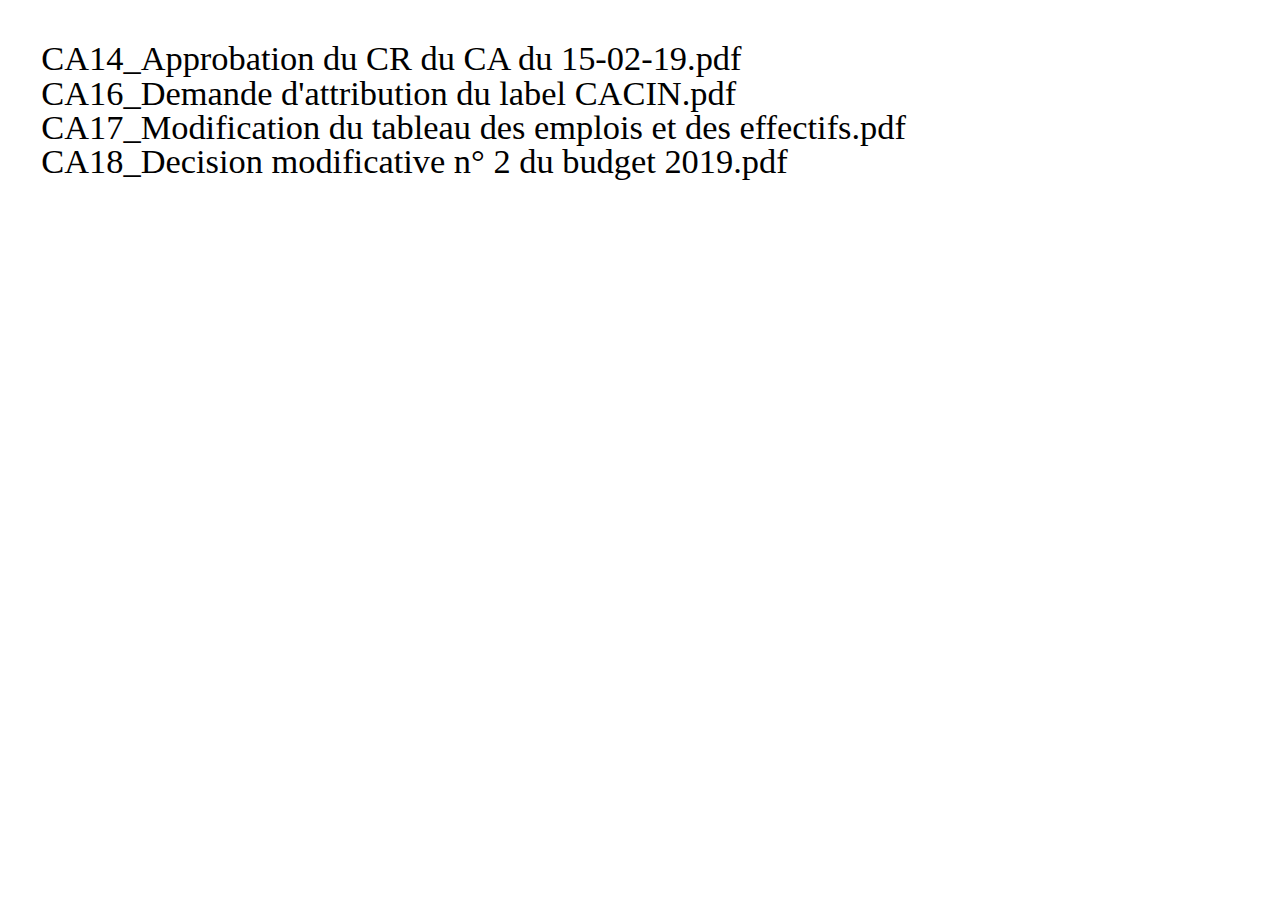
<file: deliberations/index.html>
<!DOCTYPE html>
<html>
<head>
    <meta charset="utf-8">
    <meta http-equiv="X-UA-Compatible" content="IE=edge,chrome=1">
    <title>Délibérations</title>

    <!--_                       __
   /     \  __ ______________  |  | __ ___________
  /  \ /  \|  |  \_  __ \__  \ |  |/ // __ \_  __ \
 /    Y    \  |  /|  | \// __ \|    <\  ___/|  | \/
 \____|__  /____/ |__|  (____  /__| muraker.com -->

    <link rel="apple-touch-icon" sizes="180x180" href="/theme/fav/apple-touch-icon.png">
    <link rel="icon" type="image/png" sizes="32x32" href="/theme/fav/favicon-32x32.png">
    <link rel="icon" type="image/png" sizes="16x16" href="/theme/fav/favicon-16x16.png">
    <link rel="manifest" href="/theme/fav/site.webmanifest">
    <link rel="mask-icon" href="/theme/fav/safari-pinned-tab.svg" color="#000000">
    <link rel="shortcut icon" href="/theme/fav/favicon.ico">
    <meta name="apple-mobile-web-app-title" content="Le Signe">

    <meta name="application-name" content="Le Signe">
    <meta name="msapplication-TileColor" content="#000000">
    <meta name="msapplication-config" content="/theme/fav/browserconfig.xml">
    <meta name="theme-color" content="#ffffff">

    <link rel="stylesheet" href="../theme/css/main.css">
</head>

<body>

<p>
    <ul>
        <li><a href="CA14_Approbation du CR du CA du 15-02-19.pdf" target="_blank">CA14_Approbation du CR du CA du 15-02-19.pdf</a></li>
        <li><a href="CA16_Demande d'attribution du label CACIN.pdf" target="_blank">CA16_Demande d'attribution du label CACIN.pdf</a></li>
        <li><a href="CA17_Modification du tableau des emplois et des effectifs.pdf" target="_blank">CA17_Modification du tableau des emplois et des effectifs.pdf</a></li>
        <li><a href="CA18_Decision modificative n° 2 du budget 2019.pdf" target="_blank">CA18_Decision modificative n° 2 du budget 2019.pdf</a></li>
    </ul>
</p>


</body>
</html>
</file>
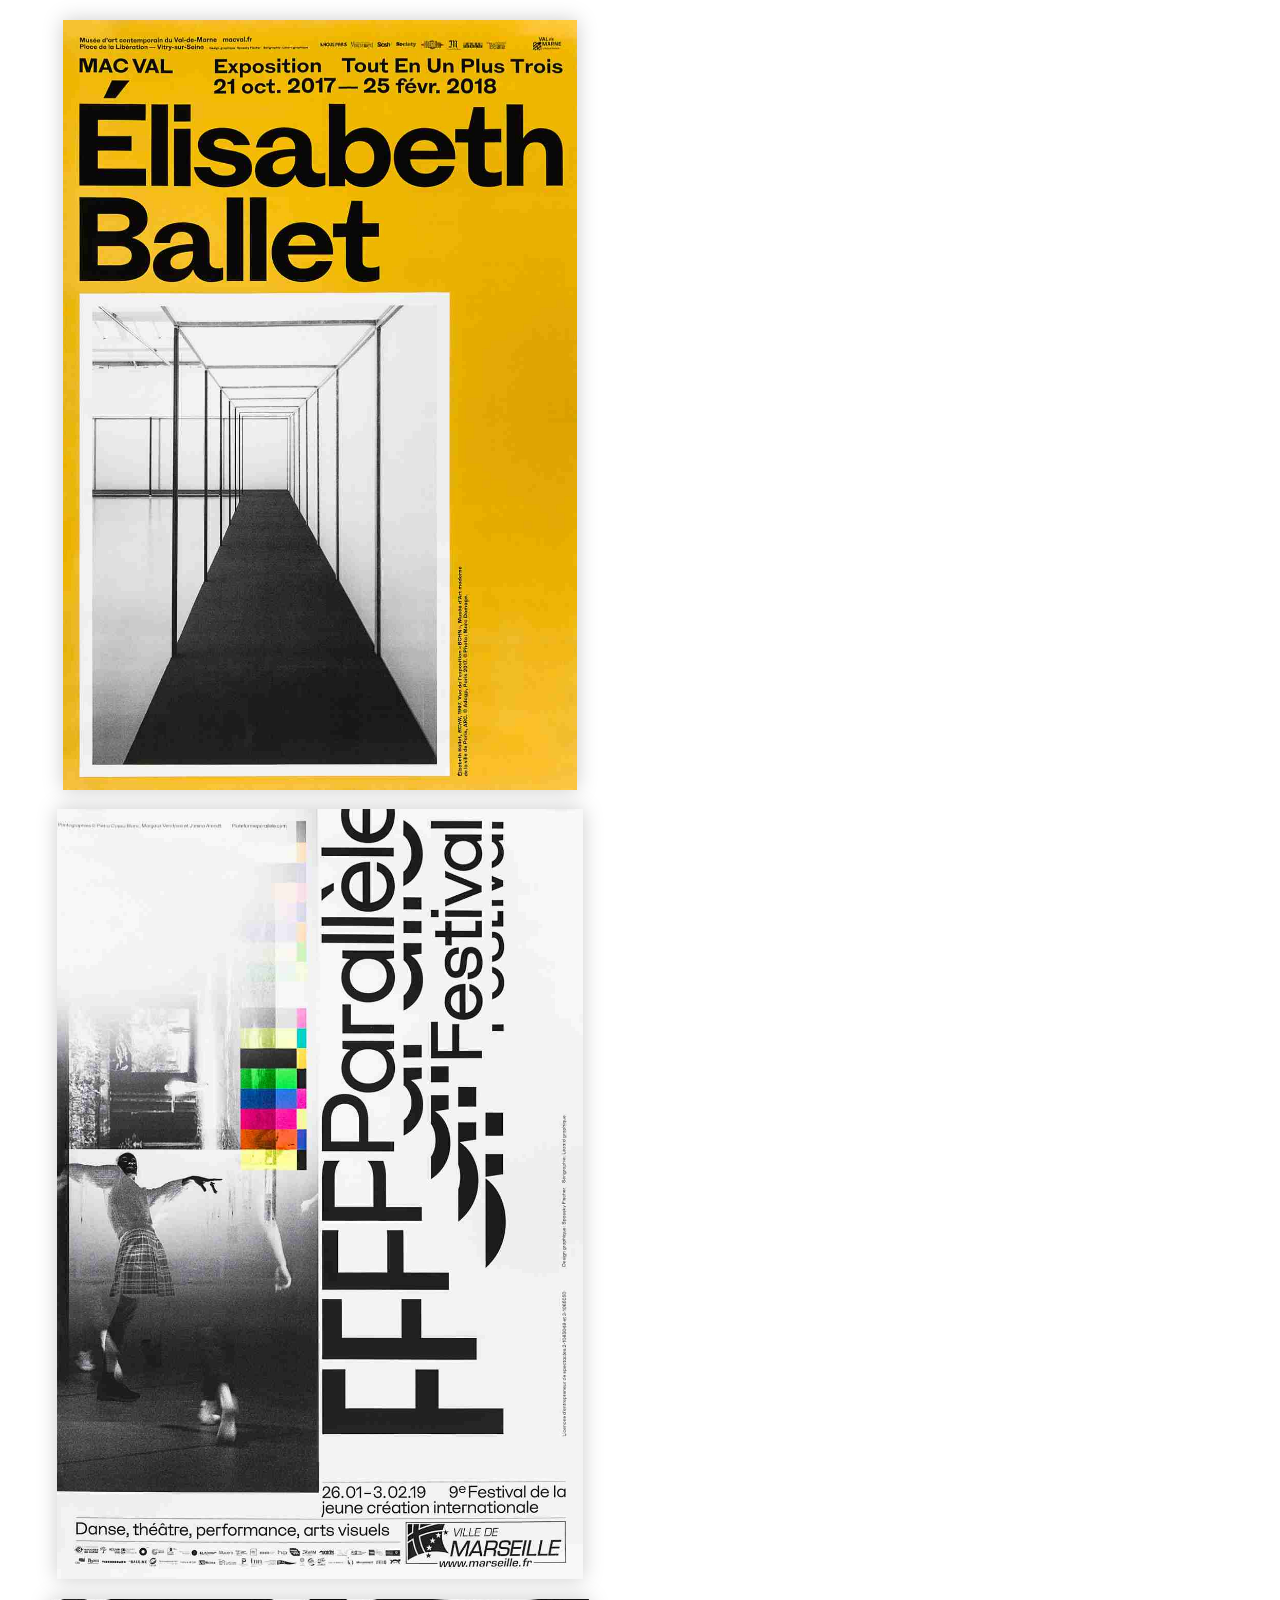
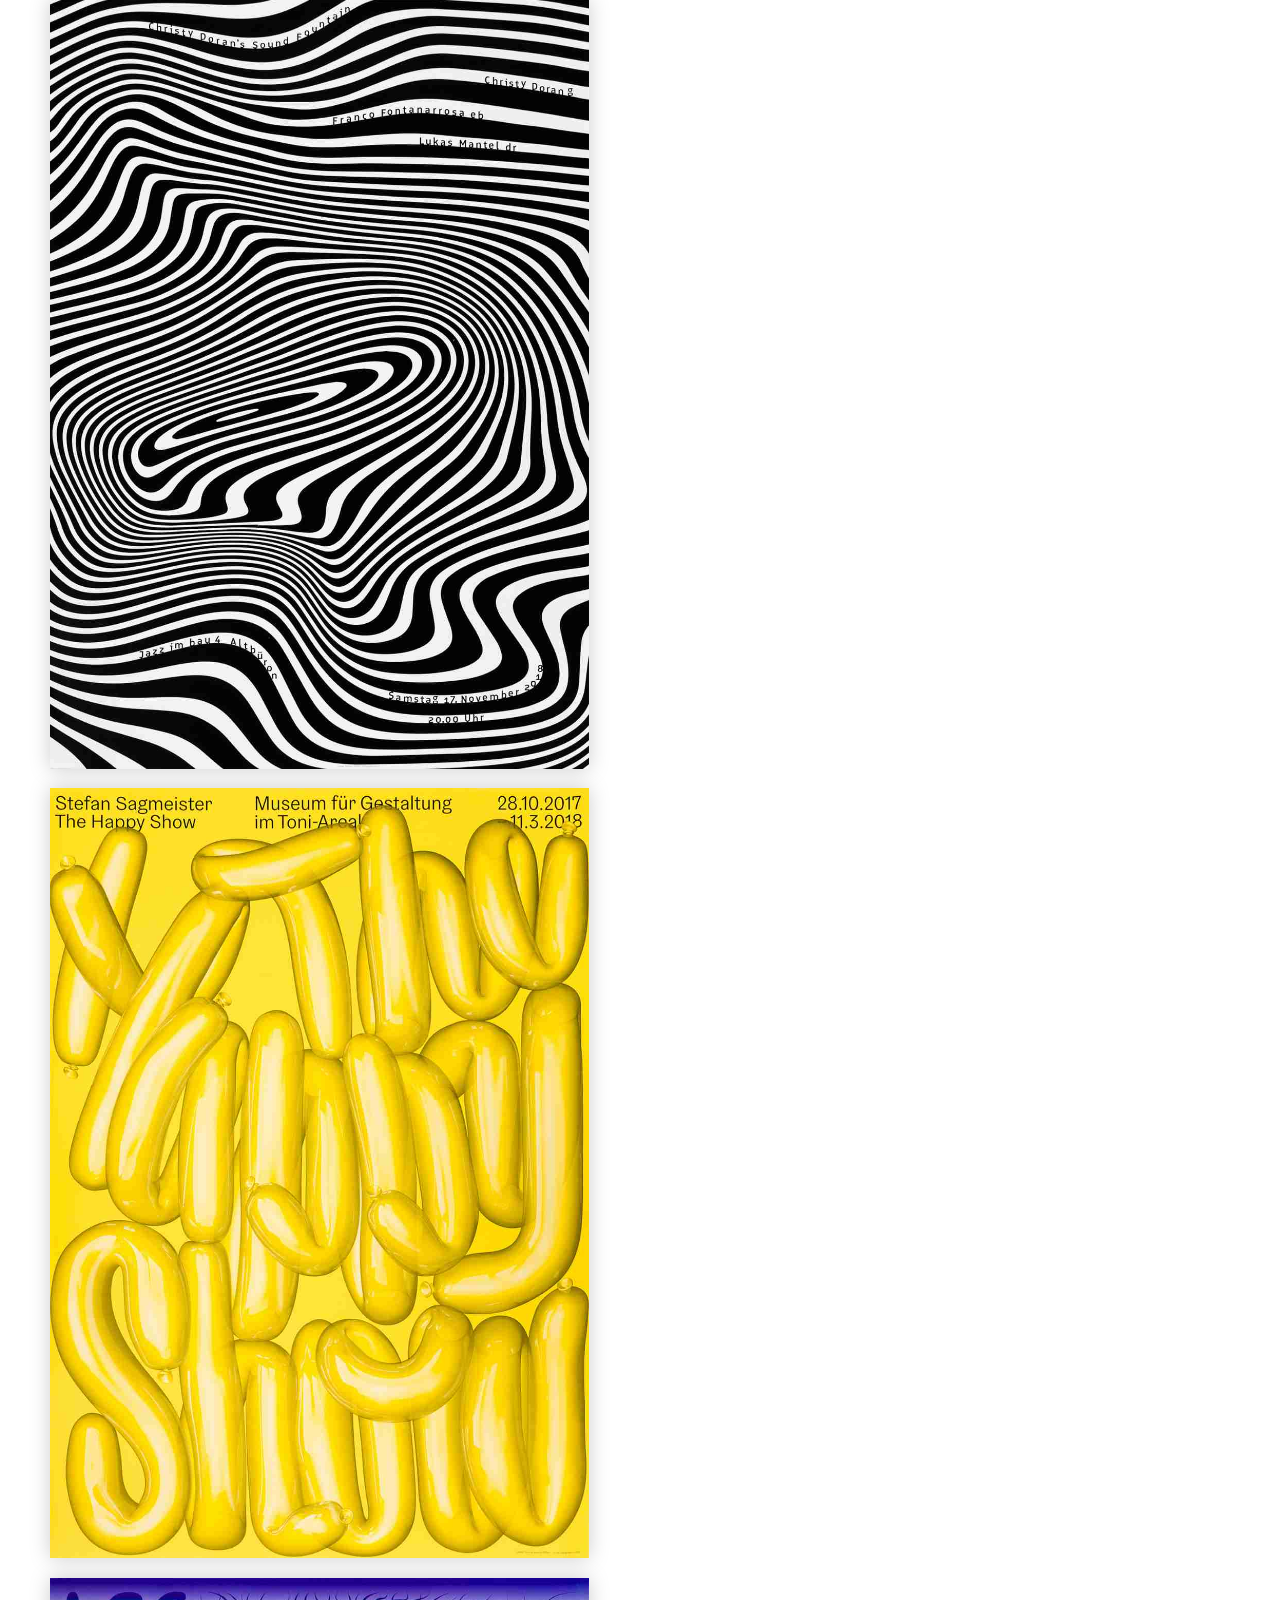
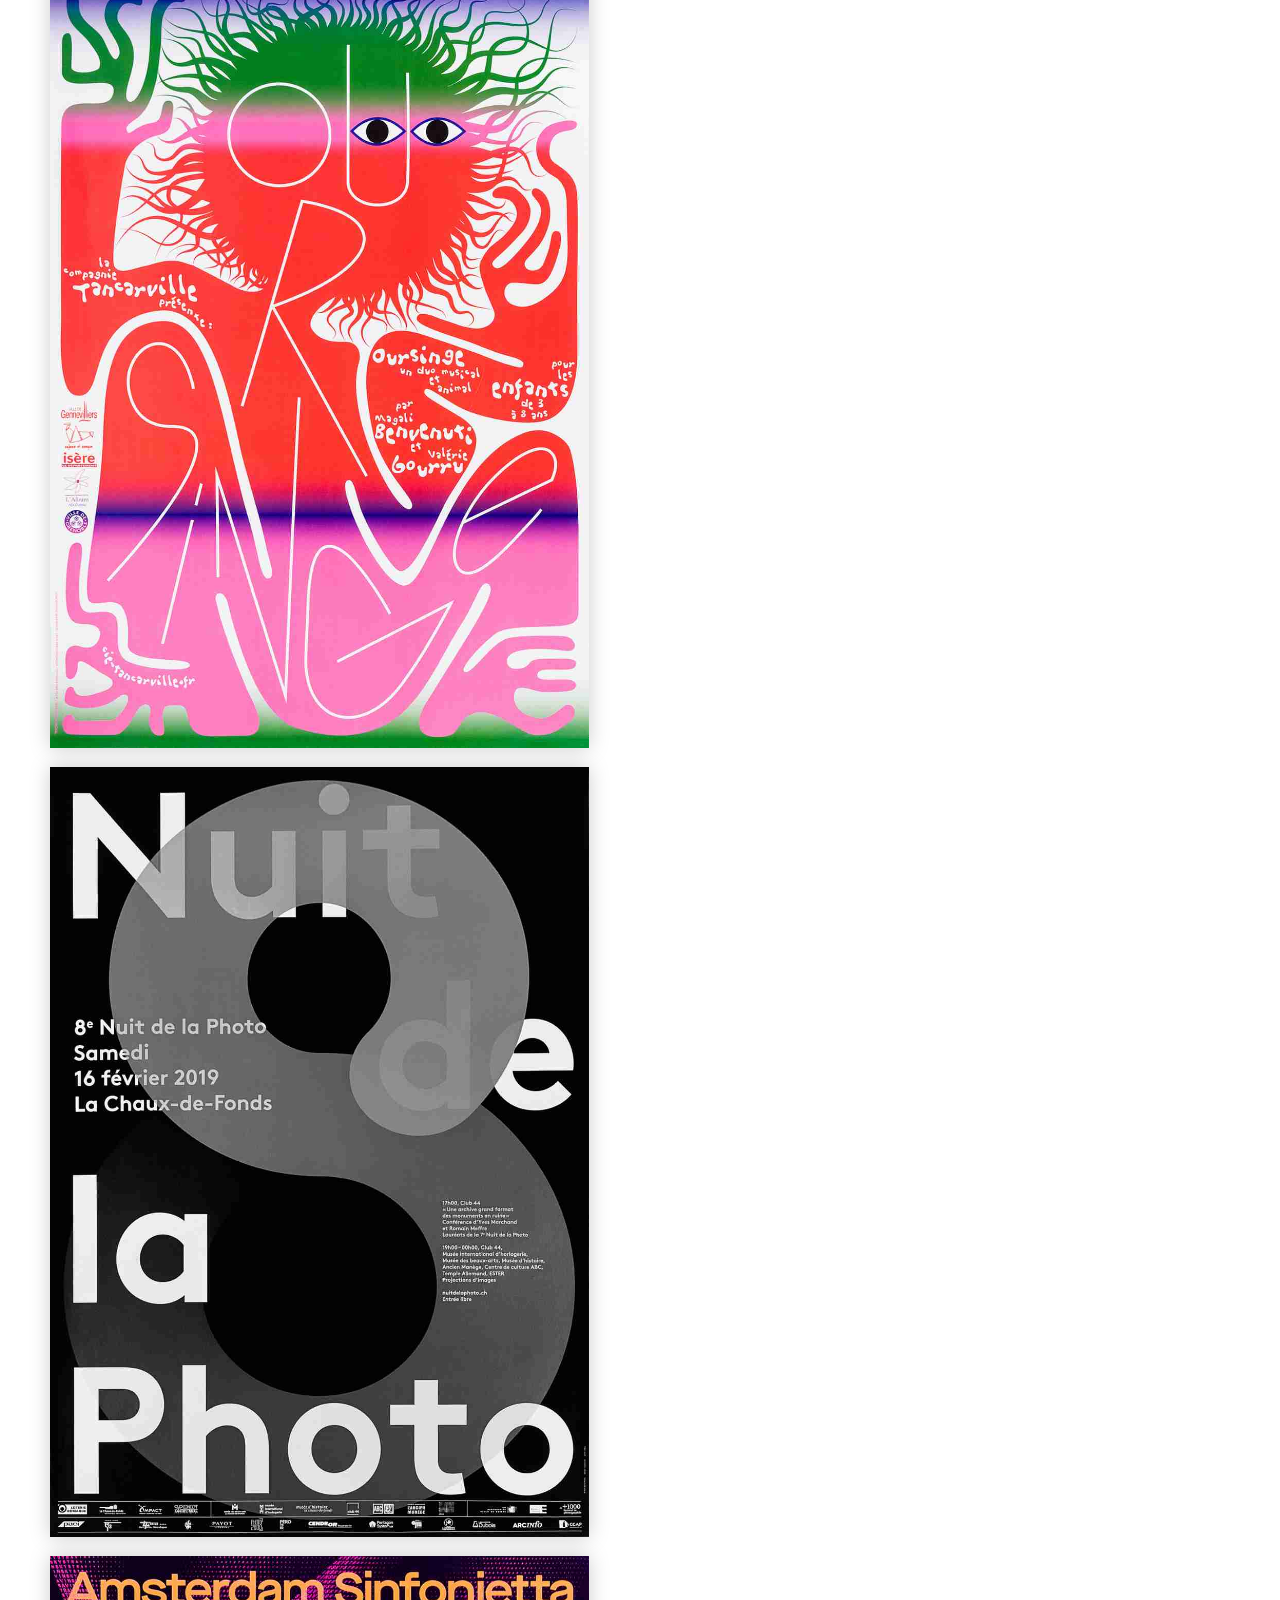
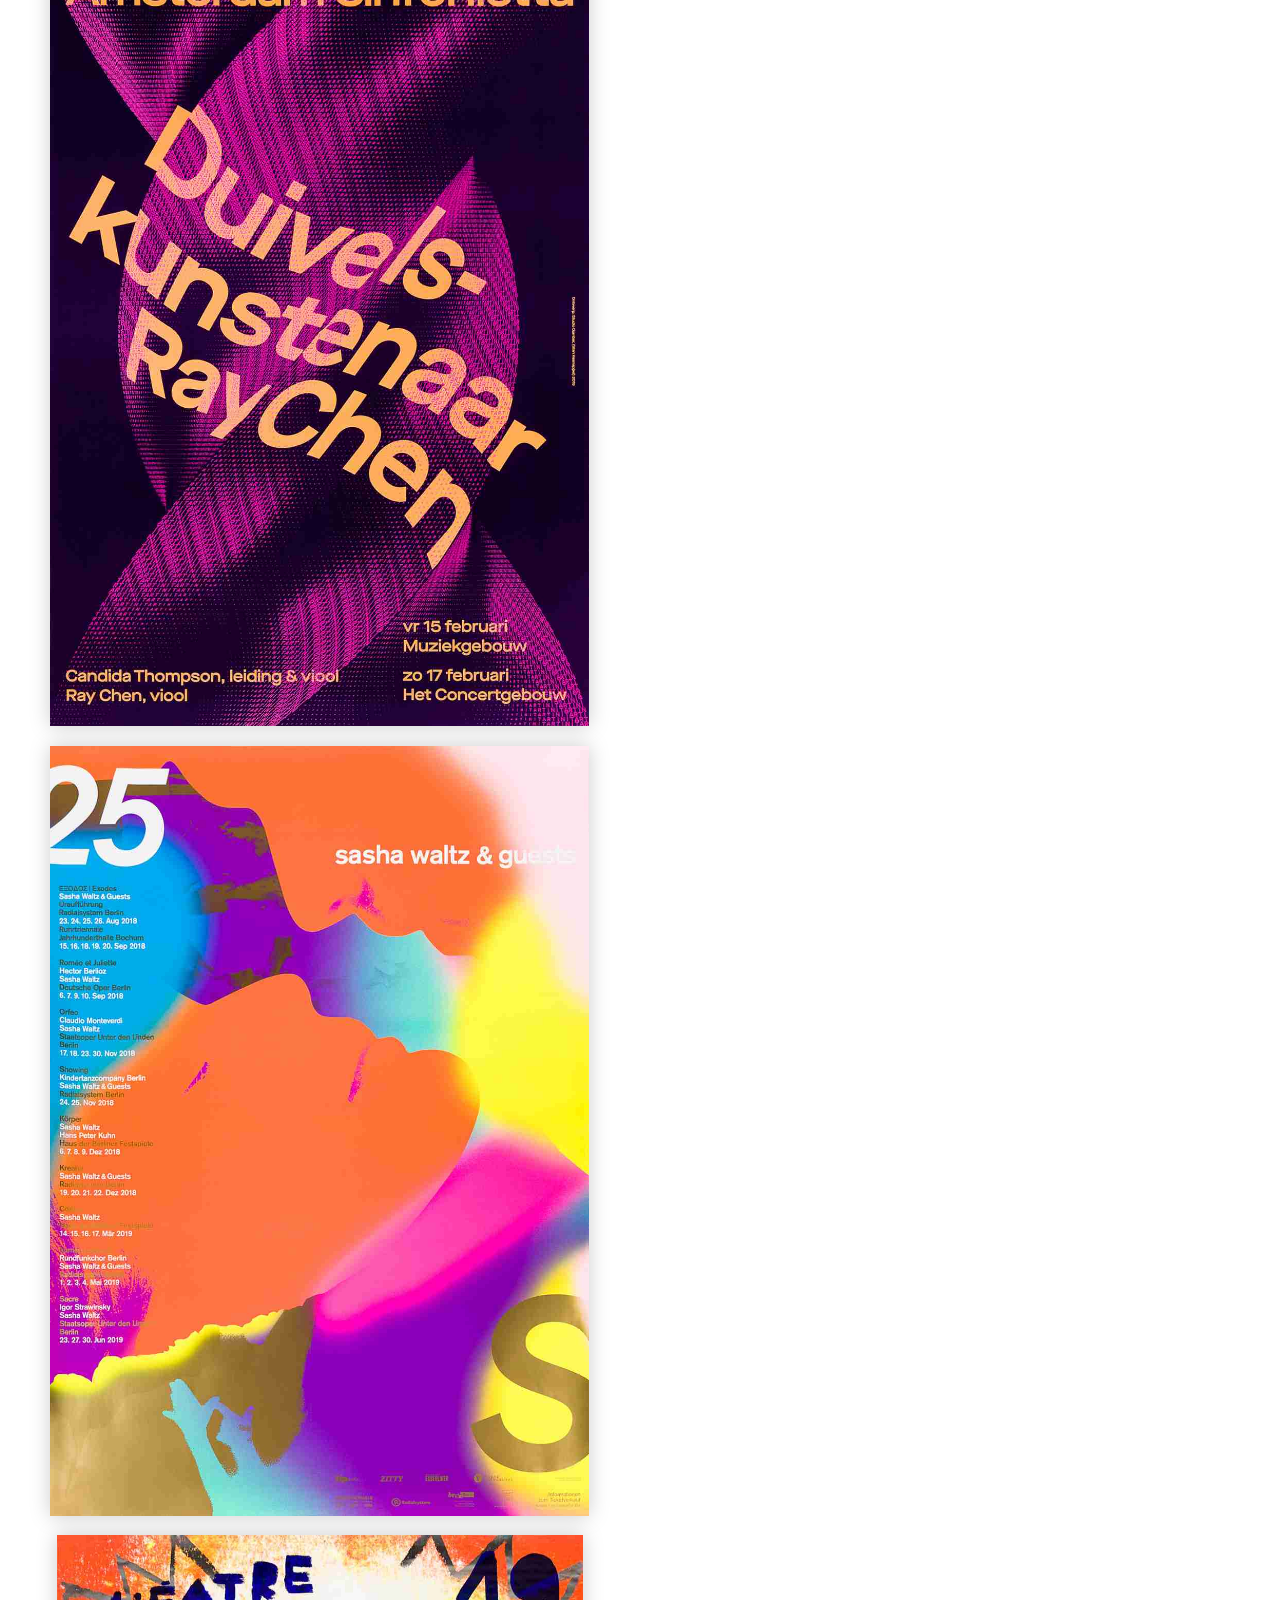
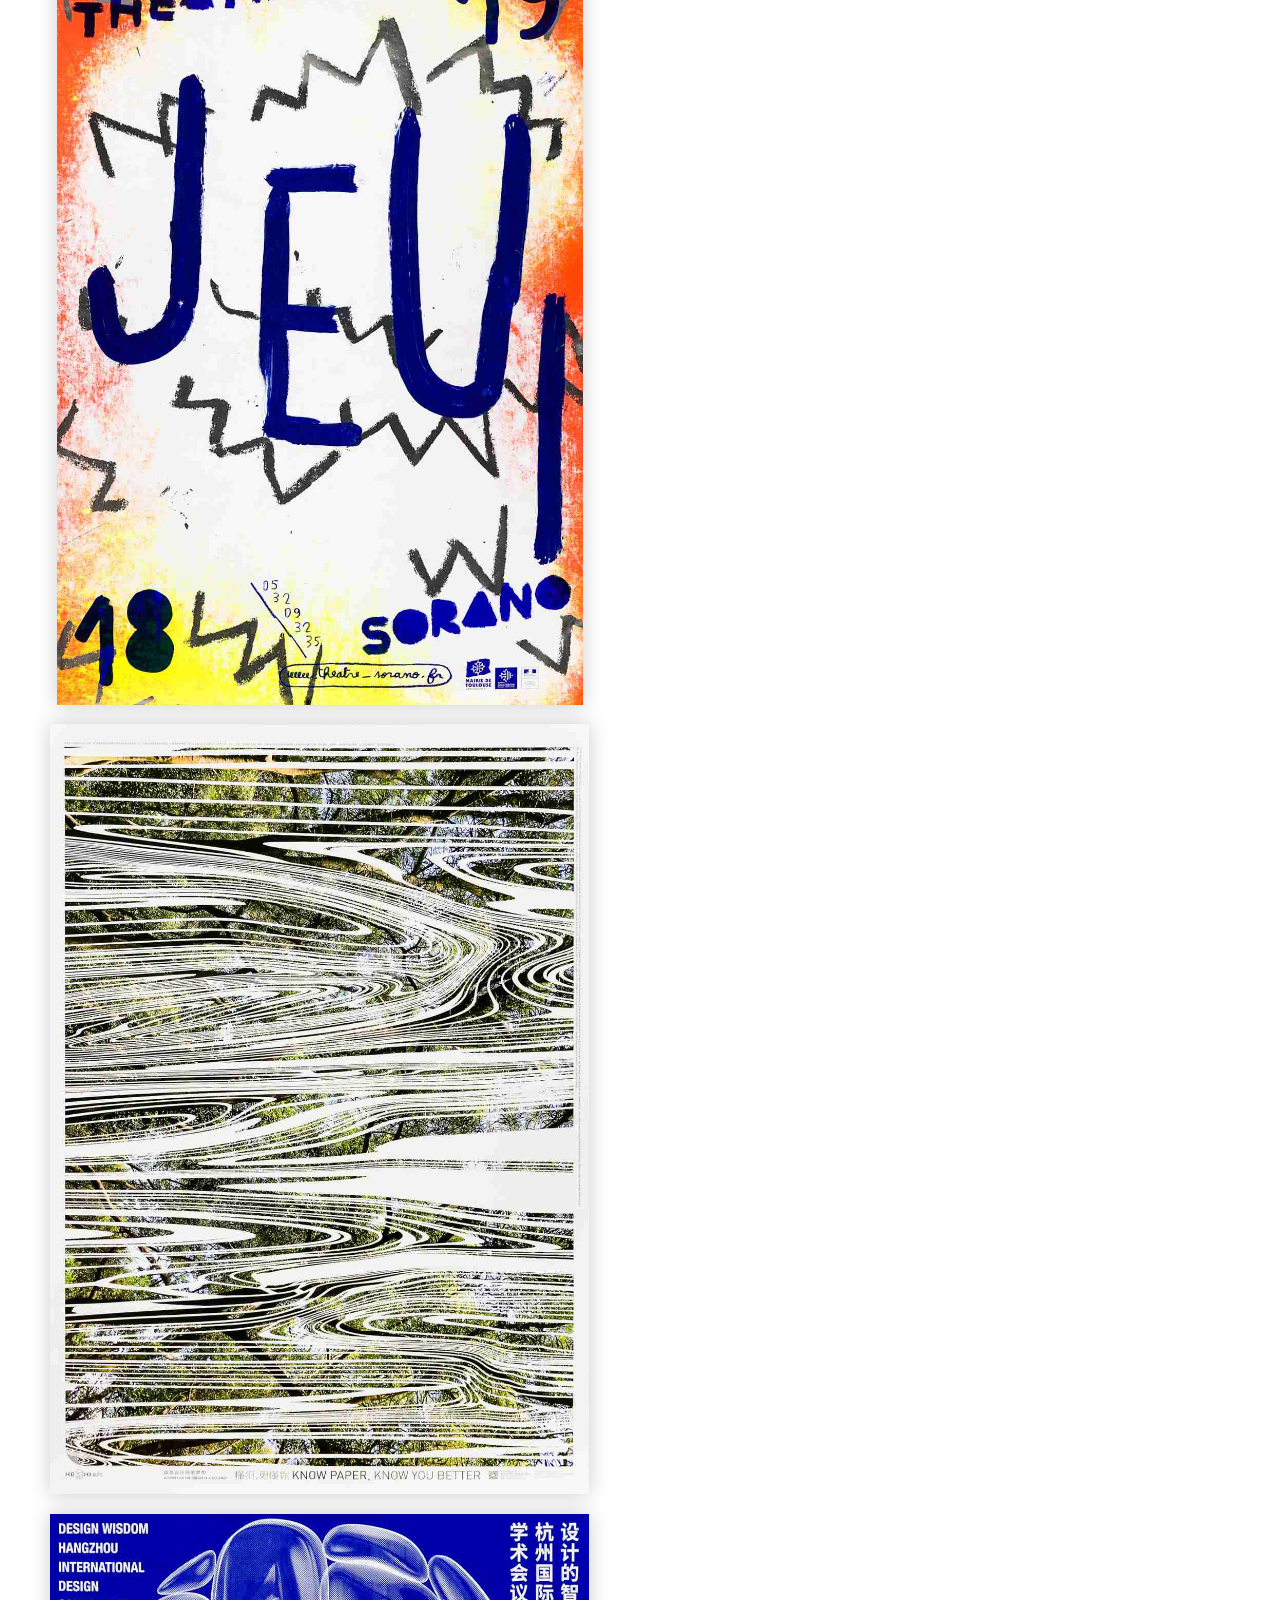
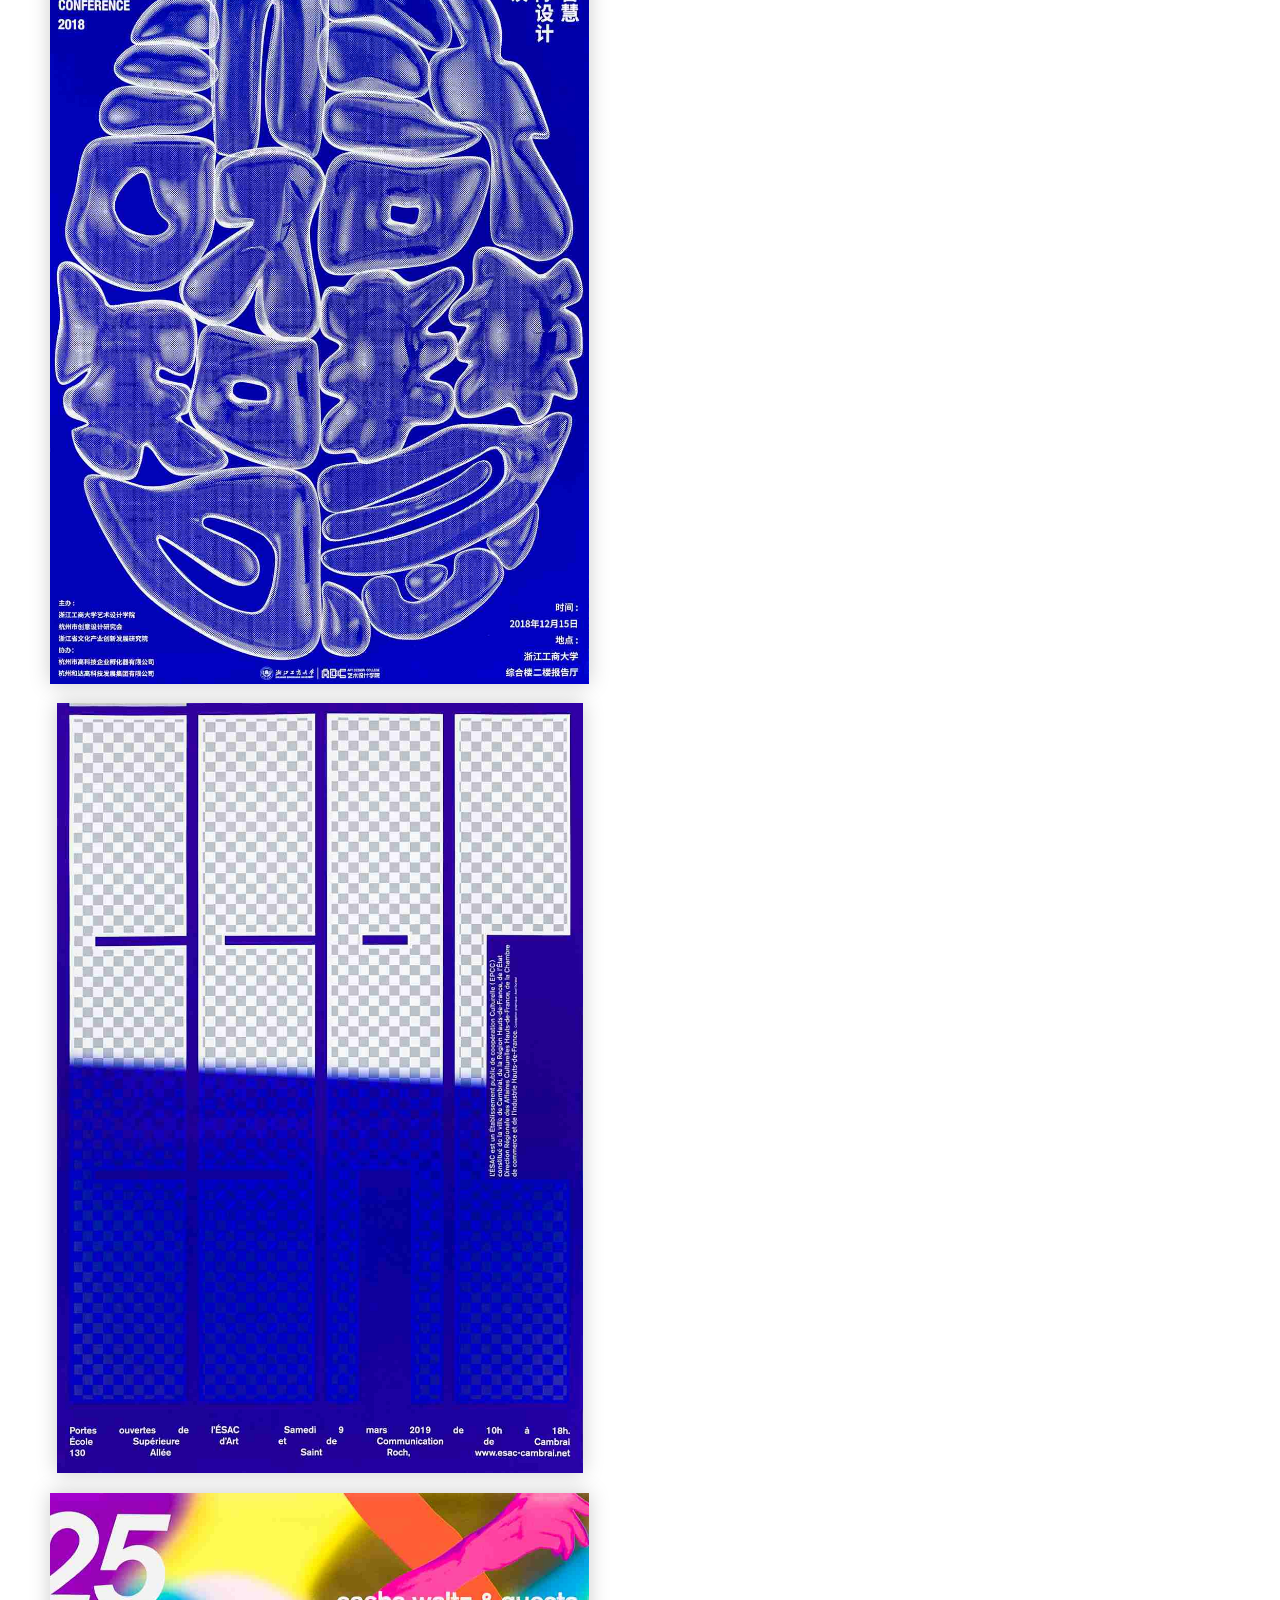
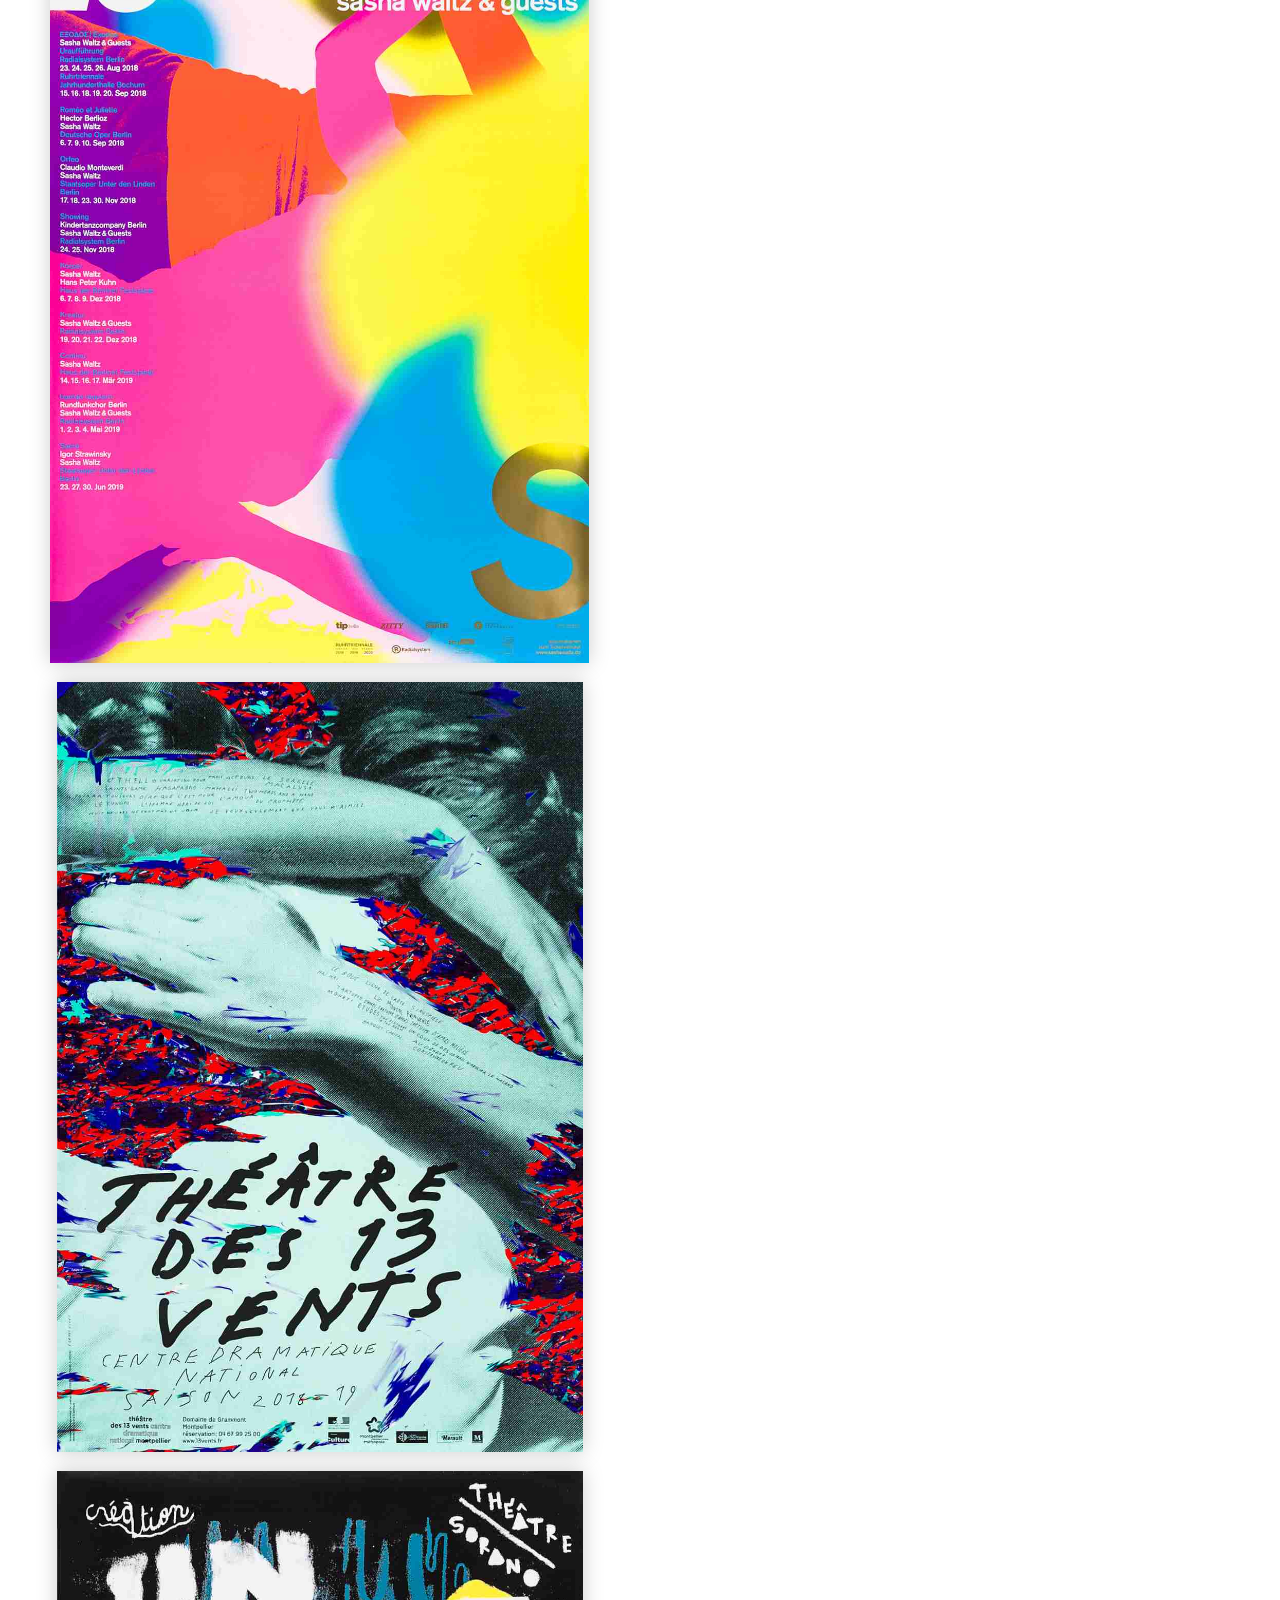
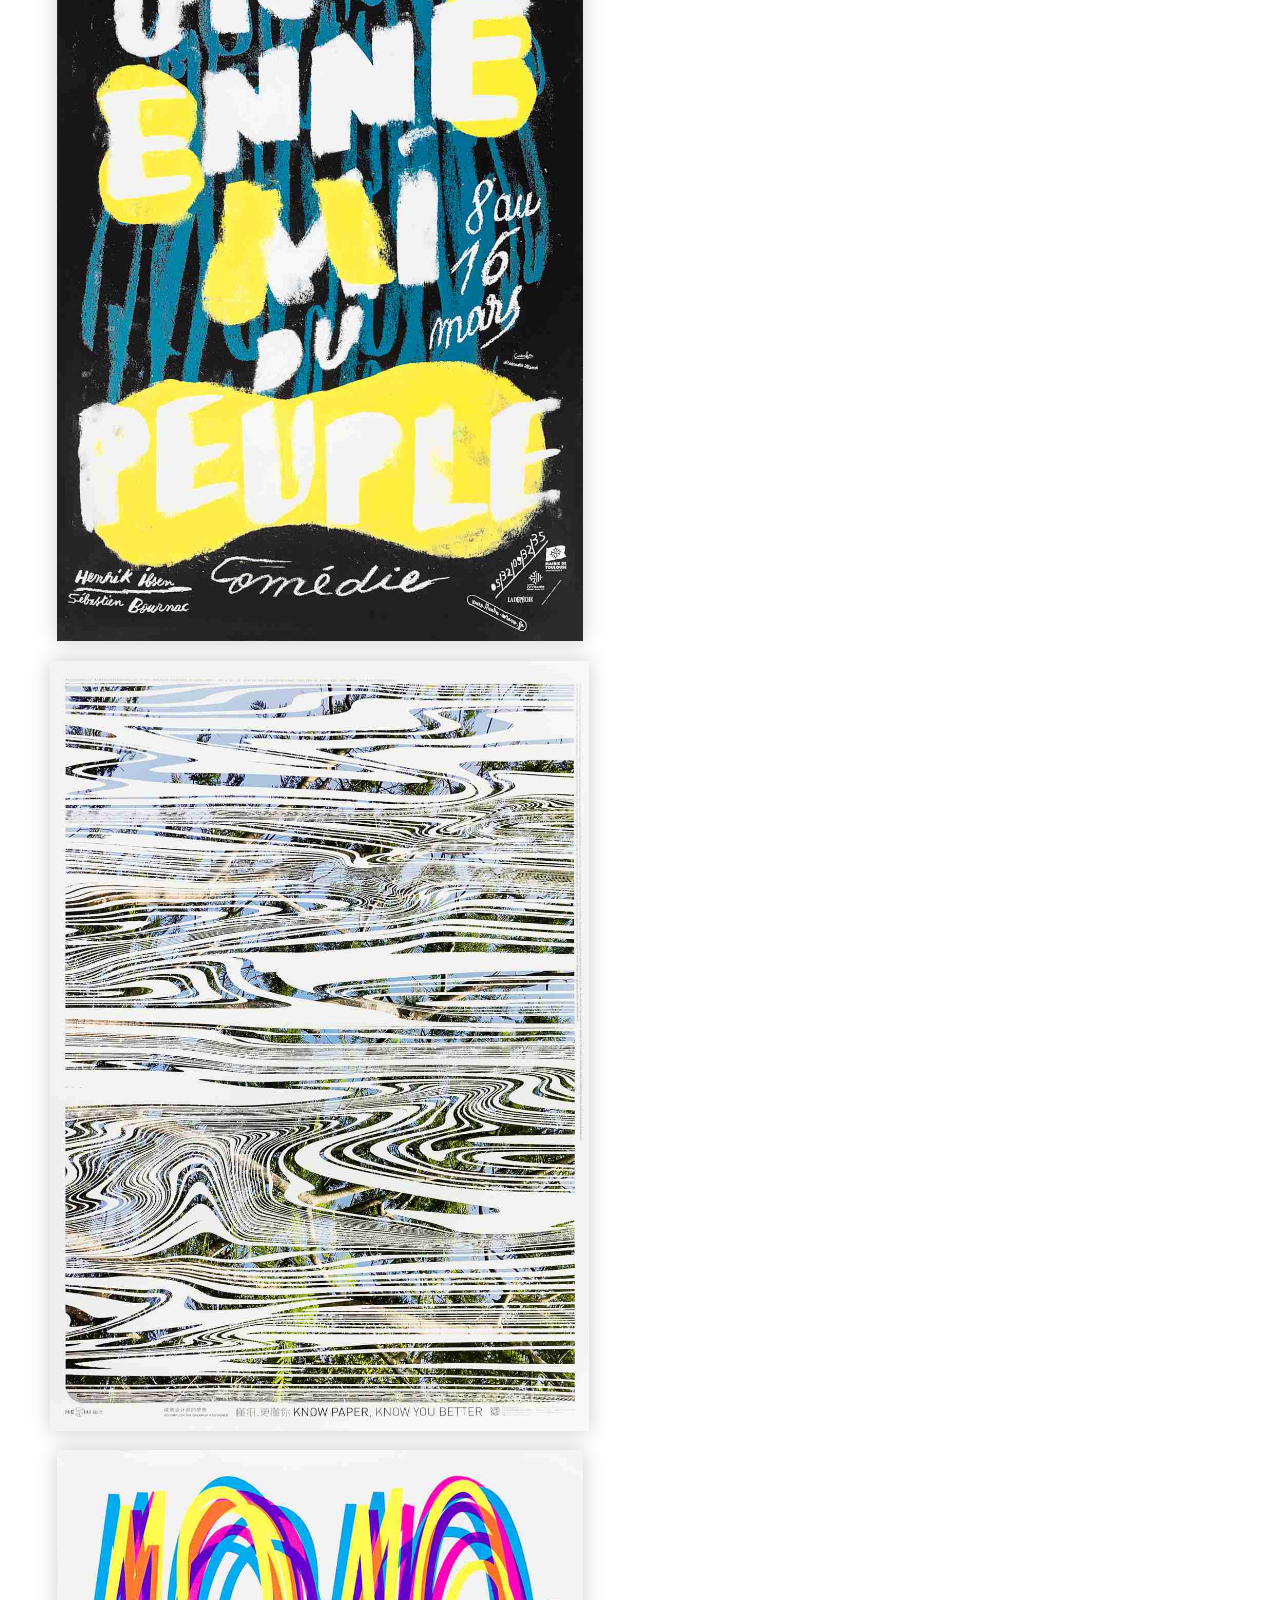
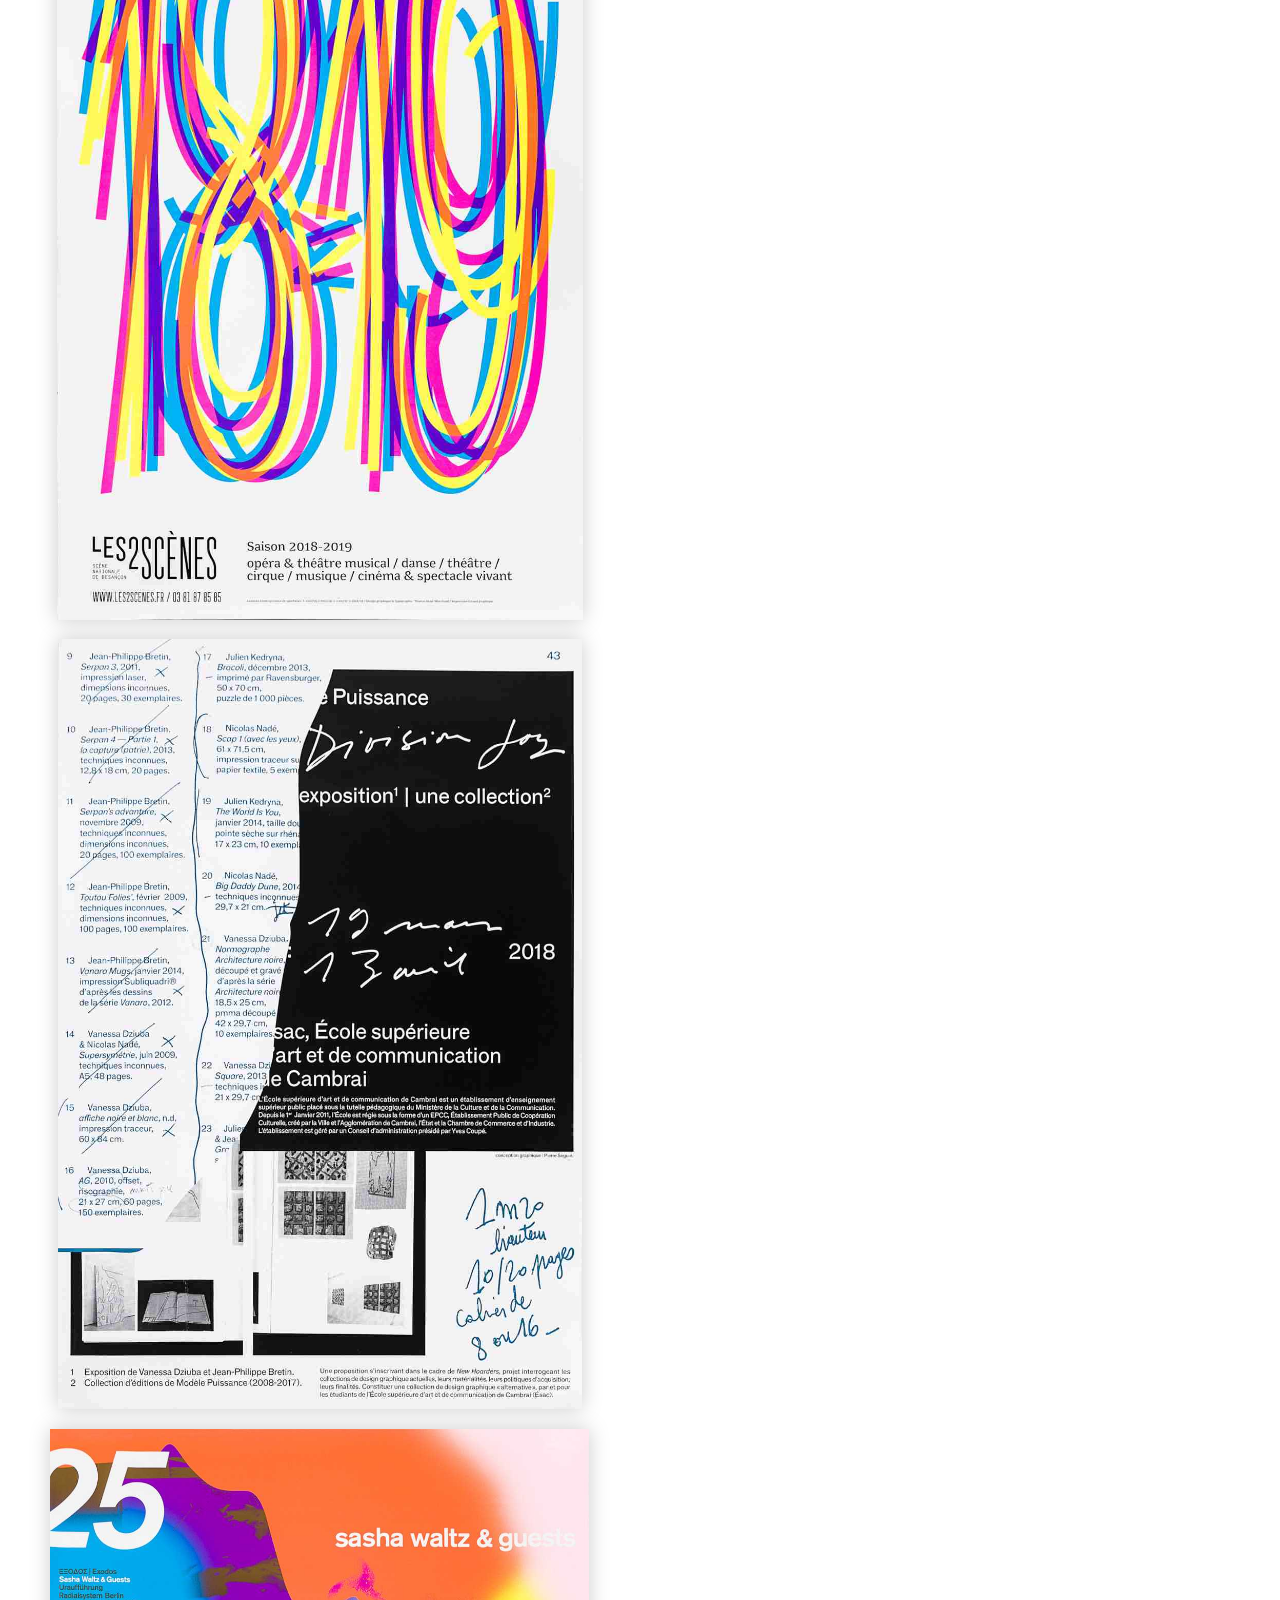
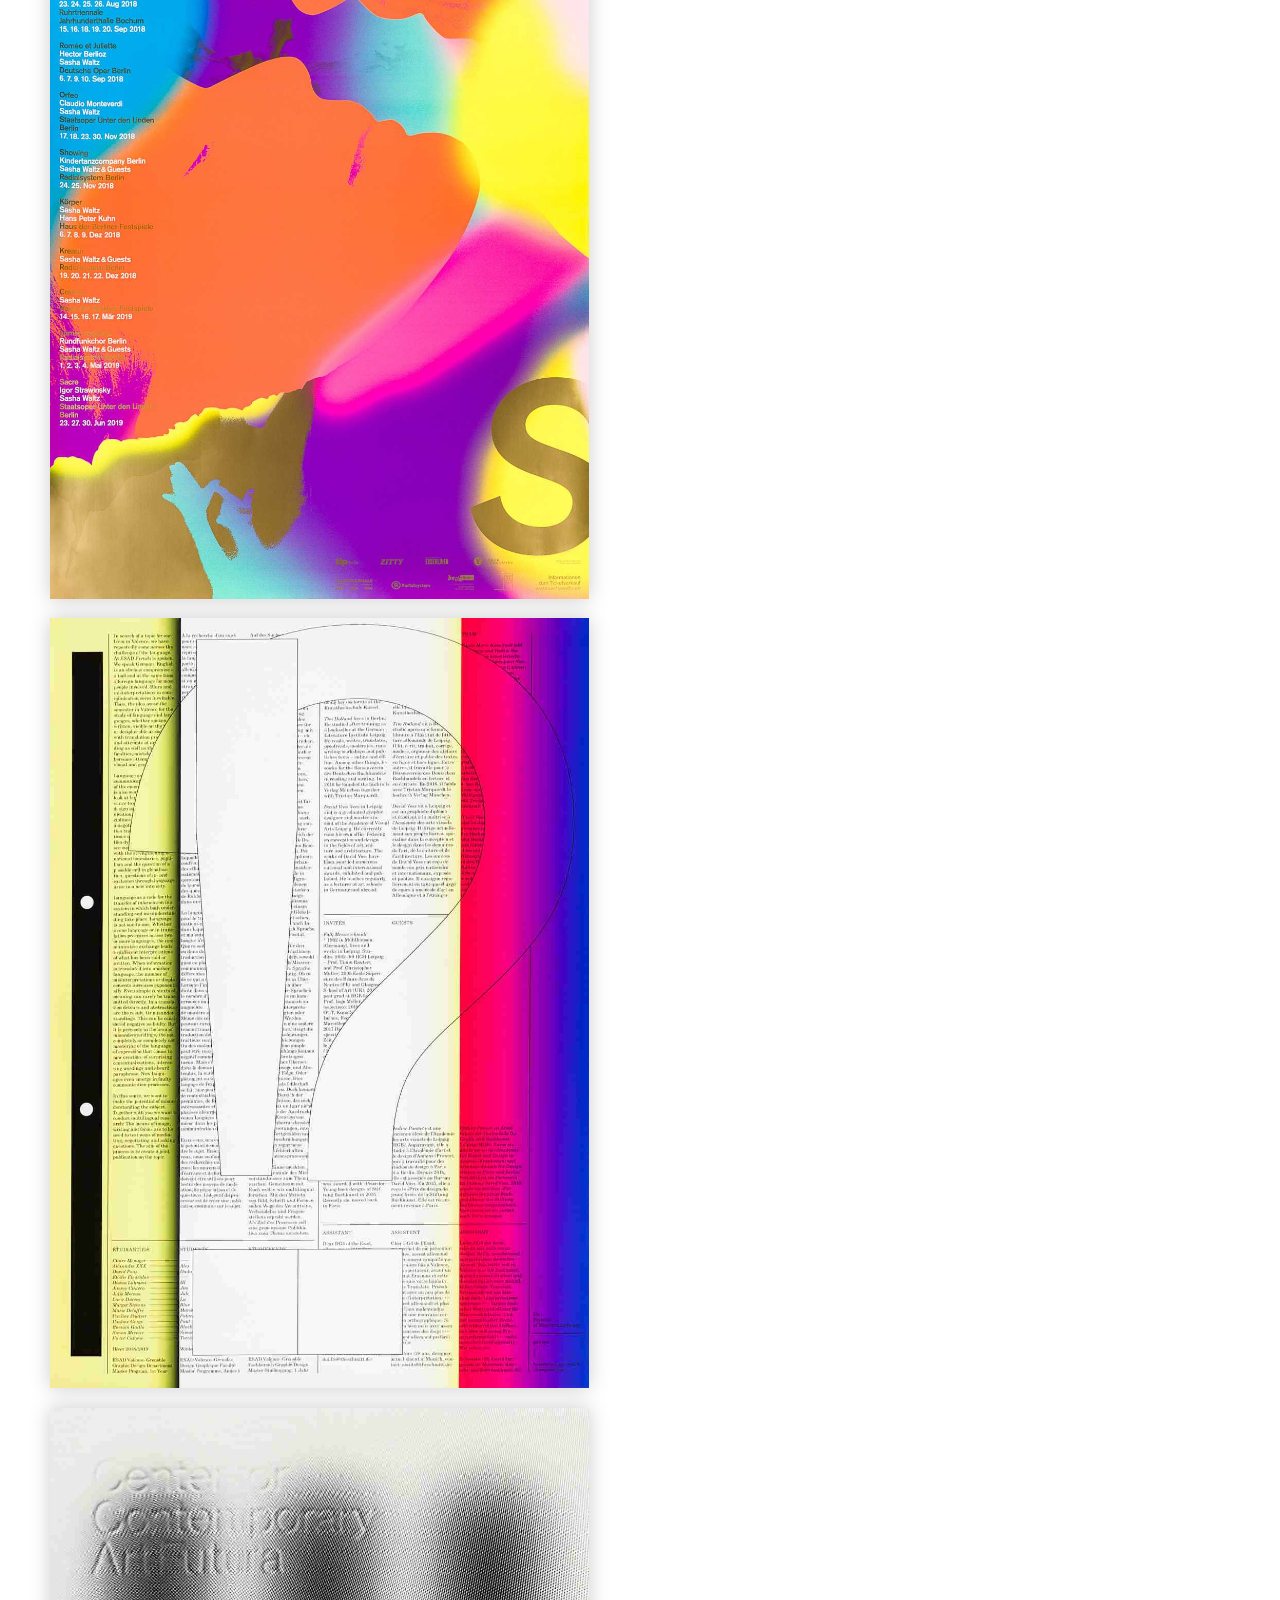
<file: vote.html>
<!DOCTYPE html>
<html>
<head>
    <meta charset="utf-8">
    <meta http-equiv="X-UA-Compatible" content="IE=edge,chrome=1">
    <title>Prix du Public - Le Signe</title>

        <!--_                       __
       /     \  __ ______________  |  | __ ___________
      /  \ /  \|  |  \_  __ \__  \ |  |/ // __ \_  __ \
     /    Y    \  |  /|  | \// __ \|    <\  ___/|  | \/
     \____|__  /____/ |__|  (____  /__| muraker.com -->

    <meta name="description" content="En votant, vous contribuez au Prix du Public du 28ème Concours international d'affiches de Chaumont">

    <link rel="apple-touch-icon" sizes="180x180" href="/theme/fav/apple-touch-icon.png">
    <link rel="icon" type="image/png" sizes="32x32" href="/theme/fav/favicon-32x32.png">
    <link rel="icon" type="image/png" sizes="16x16" href="/theme/fav/favicon-16x16.png">
    <link rel="manifest" href="/theme/fav/site.webmanifest">
    <link rel="mask-icon" href="/theme/fav/safari-pinned-tab.svg" color="#000000">
    <link rel="shortcut icon" href="/theme/fav/favicon.ico">
    <meta name="apple-mobile-web-app-title" content="Le Signe">

    <meta name="application-name" content="Le Signe">
    <meta name="msapplication-TileColor" content="#000000">
    <meta name="msapplication-config" content="/theme/fav/browserconfig.xml">
    <meta name="theme-color" content="#ffffff">

    <meta property="og:image:width" content="1333">
    <meta property="og:image:height" content="2000">
    <meta property="og:description" content="En votant, vous contribuez au Prix du Public du 28ème Concours international d'affiches de Chaumont">
    <meta property="og:title" content="Prix du Public - Le Signe">
    <meta property="og:url" content="https://centrenationaldugraphisme.fr">
    <meta property="og:image" content="https://centrenationaldugraphisme.fr/theme/fav/og-image.jpg">

    <link rel="stylesheet" href="theme/css/main.css">
</head>

<body>

<main class="vote">
    <iframe id="typeform-full" width="100%" height="100%" frameborder="0" src="https://muraker.typeform.com/to/GwNM8n"></iframe>
    <script type="text/javascript" src="https://embed.typeform.com/embed.js"></script>
</main>

<main class="affiches">
    <div id="loader">Loading...</div>
    <ul id="wrapper">
        <li><div class="affiche"><img src="affiches/001.jpg"/></div></li>
        <li><div class="affiche"><img src="affiches/002.jpg"/></div></li>
        <li><div class="affiche"><img src="affiches/003.jpg"/></div></li>
        <li><div class="affiche"><img src="affiches/004.jpg"/></div></li>
        <li><div class="affiche"><img src="affiches/005.jpg"/></div></li>
        <li><div class="affiche"><img src="affiches/006.jpg"/></div></li>
        <li><div class="affiche"><img src="affiches/007.jpg"/></div></li>
        <li><div class="affiche"><img src="affiches/008.jpg"/></div></li>
        <li><div class="affiche"><img src="affiches/009.jpg"/></div></li>
        <li><div class="affiche"><img src="affiches/010.jpg"/></div></li>
        <li><div class="affiche"><img src="affiches/011.jpg"/></div></li>
        <li><div class="affiche"><img src="affiches/012.jpg"/></div></li>
        <li><div class="affiche"><img src="affiches/013.jpg"/></div></li>
        <li><div class="affiche"><img src="affiches/014.jpg"/></div></li>
        <li><div class="affiche"><img src="affiches/015.jpg"/></div></li>
        <li><div class="affiche"><img src="affiches/016.jpg"/></div></li>
        <li><div class="affiche"><img src="affiches/017.jpg"/></div></li>
        <li><div class="affiche"><img src="affiches/018.jpg"/></div></li>
        <li><div class="affiche"><img src="affiches/019.jpg"/></div></li>
        <li><div class="affiche"><img src="affiches/020.jpg"/></div></li>
        <li><div class="affiche"><img src="affiches/021.jpg"/></div></li>
        <li><div class="affiche"><img src="affiches/022.jpg"/></div></li>
        <li><div class="affiche"><img src="affiches/023.jpg"/></div></li>
        <li><div class="affiche"><img src="affiches/024.jpg"/></div></li>
        <li><div class="affiche"><img src="affiches/025.jpg"/></div></li>
        <li><div class="affiche"><img src="affiches/026.jpg"/></div></li>
        <li><div class="affiche"><img src="affiches/027.jpg"/></div></li>
        <li><div class="affiche"><img src="affiches/028.jpg"/></div></li>
        <li><div class="affiche"><img src="affiches/029.jpg"/></div></li>
        <li><div class="affiche"><img src="affiches/030.jpg"/></div></li>
        <li><div class="affiche"><img src="affiches/031.jpg"/></div></li>
        <li><div class="affiche"><img src="affiches/032.jpg"/></div></li>
        <li><div class="affiche"><img src="affiches/033.jpg"/></div></li>
        <li><div class="affiche"><img src="affiches/035.jpg"/></div></li>
        <li><div class="affiche"><img src="affiches/036.jpg"/></div></li>
        <li><div class="affiche"><img src="affiches/037.jpg"/></div></li>
        <li><div class="affiche"><img src="affiches/038.jpg"/></div></li>
        <li><div class="affiche"><img src="affiches/039.jpg"/></div></li>
        <li><div class="affiche"><img src="affiches/040.jpg"/></div></li>
        <li><div class="affiche"><img src="affiches/041.jpg"/></div></li>
        <li><div class="affiche"><img src="affiches/042.jpg"/></div></li>
        <li><div class="affiche"><img src="affiches/043.jpg"/></div></li>
        <li><div class="affiche"><img src="affiches/044.jpg"/></div></li>
        <li><div class="affiche"><img src="affiches/045.jpg"/></div></li>
        <li><div class="affiche"><img src="affiches/046.jpg"/></div></li>
        <li><div class="affiche"><img src="affiches/047.jpg"/></div></li>
        <li><div class="affiche"><img src="affiches/048.jpg"/></div></li>
        <li><div class="affiche"><img src="affiches/049.jpg"/></div></li>
        <li><div class="affiche"><img src="affiches/050.jpg"/></div></li>
        <li><div class="affiche"><img src="affiches/051.jpg"/></div></li>
        <li><div class="affiche"><img src="affiches/052.jpg"/></div></li>
        <li><div class="affiche"><img src="affiches/053.jpg"/></div></li>
        <li><div class="affiche"><img src="affiches/054.jpg"/></div></li>
        <li><div class="affiche"><img src="affiches/055.jpg"/></div></li>
        <li><div class="affiche"><img src="affiches/056.jpg"/></div></li>
        <li><div class="affiche"><img src="affiches/057.jpg"/></div></li>
        <li><div class="affiche"><img src="affiches/058.jpg"/></div></li>
        <li><div class="affiche"><img src="affiches/059.jpg"/></div></li>
        <li><div class="affiche"><img src="affiches/060.jpg"/></div></li>
        <li><div class="affiche"><img src="affiches/061.jpg"/></div></li>
        <li><div class="affiche"><img src="affiches/062.jpg"/></div></li>
        <li><div class="affiche"><img src="affiches/063.jpg"/></div></li>
        <li><div class="affiche"><img src="affiches/064.jpg"/></div></li>
        <li><div class="affiche"><img src="affiches/065.jpg"/></div></li>
        <li><div class="affiche"><img src="affiches/066.jpg"/></div></li>
        <li><div class="affiche"><img src="affiches/067.jpg"/></div></li>
        <li><div class="affiche"><img src="affiches/068.jpg"/></div></li>
        <li><div class="affiche"><img src="affiches/069.jpg"/></div></li>
        <li><div class="affiche"><img src="affiches/070.jpg"/></div></li>
        <li><div class="affiche"><img src="affiches/071.jpg"/></div></li>
        <li><div class="affiche"><img src="affiches/072.jpg"/></div></li>
        <li><div class="affiche"><img src="affiches/073.jpg"/></div></li>
        <li><div class="affiche"><img src="affiches/074.jpg"/></div></li>
        <li><div class="affiche"><img src="affiches/075.jpg"/></div></li>
        <li><div class="affiche"><img src="affiches/076.jpg"/></div></li>
        <li><div class="affiche"><img src="affiches/077.jpg"/></div></li>
        <li><div class="affiche"><img src="affiches/078.jpg"/></div></li>
        <li><div class="affiche"><img src="affiches/079.jpg"/></div></li>
        <li><div class="affiche"><img src="affiches/081.jpg"/></div></li>
        <li><div class="affiche"><img src="affiches/082.jpg"/></div></li>
        <li><div class="affiche"><img src="affiches/083.jpg"/></div></li>
        <li><div class="affiche"><img src="affiches/084.jpg"/></div></li>
        <li><div class="affiche"><img src="affiches/085.jpg"/></div></li>
        <li><div class="affiche"><img src="affiches/086.jpg"/></div></li>
        <li><div class="affiche"><img src="affiches/087.jpg"/></div></li>
        <li><div class="affiche"><img src="affiches/088.jpg"/></div></li>
        <li><div class="affiche"><img src="affiches/089.jpg"/></div></li>
        <li><div class="affiche"><img src="affiches/090.jpg"/></div></li>
        <li><div class="affiche"><img src="affiches/091.jpg"/></div></li>
        <li><div class="affiche"><img src="affiches/092.jpg"/></div></li>
        <li><div class="affiche"><img src="affiches/093.jpg"/></div></li>
        <li><div class="affiche"><img src="affiches/094.jpg"/></div></li>
        <li><div class="affiche"><img src="affiches/095.jpg"/></div></li>
        <li><div class="affiche"><img src="affiches/096.jpg"/></div></li>
        <li><div class="affiche"><img src="affiches/097.jpg"/></div></li>
        <li><div class="affiche"><img src="affiches/098.jpg"/></div></li>
        <li><div class="affiche"><img src="affiches/099.jpg"/></div></li>
        <li><div class="affiche"><img src="affiches/100.jpg"/></div></li>
        <li><div class="affiche"><img src="affiches/101.jpg"/></div></li>
        <li><div class="affiche"><img src="affiches/102.jpg"/></div></li>
        <li><div class="affiche"><img src="affiches/103.jpg"/></div></li>
        <li><div class="affiche"><img src="affiches/104.jpg"/></div></li>
        <li><div class="affiche"><img src="affiches/105.jpg"/></div></li>
        <li><div class="affiche"><img src="affiches/106.jpg"/></div></li>
        <li><div class="affiche"><img src="affiches/107.jpg"/></div></li>
        <li><div class="affiche"><img src="affiches/108.jpg"/></div></li>
        <li><div class="affiche"><img src="affiches/109.jpg"/></div></li>
        <li><div class="affiche"><img src="affiches/201.jpg"/></div></li>
        <li><div class="affiche"><img src="affiches/203.jpg"/></div></li>
    </ul>
</main>

<div class="fd-dev-baseline"></div>

<script src="https://cdnjs.cloudflare.com/ajax/libs/jquery/3.3.1/jquery.min.js"></script>

<script>
    $(window).on('load', function (e) {
        $('#loader').css('display','none');
        $('#wrapper').css('display','block');
    });
    var ul = document.querySelector('ul');
    for (var i = ul.children.length; i >= 0; i--) {
        ul.appendChild(ul.children[Math.random() * i | 0]);
    }
</script>

</body>
</html>
</file>
<file: theme/css/main.css>
/*! BASE */@import url("https://fonts.googleapis.com/css?family=Roboto:400,400i,500,500i");html{font-family:sans-serif;-ms-text-size-adjust:100%;-webkit-text-size-adjust:100%}body{margin:0}article,aside,details,figcaption,figure,footer,header,main,menu,nav,section,summary{display:block}audio,canvas,progress,video{display:inline-block}audio:not([controls]){display:none;height:0}progress{vertical-align:baseline}template,[hidden]{display:none}a{background-color:transparent;-webkit-text-decoration-skip:objects}a:active,a:hover{outline-width:0}abbr[title]{border-bottom:none}abbr{cursor:help}abbr:hover[title]:after{content:" (" attr(title) ")"}b,strong{font-weight:inherit}b,strong{font-weight:bolder}dfn{font-style:italic}h1{font-size:2em;margin:0.67em 0}small{font-size:80%;vertical-align:bottom}sub,sup{font-size:75%;line-height:0;position:relative;vertical-align:baseline}sub{bottom:-0.25em}sup{top:-0.5em}img{border-style:none}svg:not(:root){overflow:hidden}code,kbd,pre,samp,var{font-family:monospace, monospace;font-size:1em;vertical-align:top}figure{margin:1em 40px}hr{border:none;box-sizing:content-box;height:0;overflow:visible;padding:0;margin:0}button,input,select,textarea{font:inherit;margin:0;padding:0;border-radius:0;background-clip:padding-box}optgroup{font-weight:normal;font-style:normal}button,input{overflow:visible}button,select{text-transform:none;overflow:hidden}select{text-indent:0.01px;text-shadow:0 0 0 #000000;color:#000000;color:#000}select:-moz-focusring{color:transparent !important}button,html [type="button"],[type="reset"],[type="submit"]{-webkit-appearance:button}button::-moz-focus-inner,[type="button"]::-moz-focus-inner,[type="reset"]::-moz-focus-inner,[type="submit"]::-moz-focus-inner{border-style:none;padding:0}button:-moz-focusring,[type="button"]:-moz-focusring,[type="reset"]:-moz-focusring,[type="submit"]:-moz-focusring{outline:1px dotted ButtonText}fieldset{border:none;margin:0;padding:0}legend{box-sizing:border-box;color:inherit;display:inline-block;max-width:100%;padding:0;margin:0;white-space:normal}textarea{overflow:auto;box-sizing:border-box;resize:none}[type="checkbox"],[type="radio"]{box-sizing:border-box;padding:0}[type="number"]::-webkit-inner-spin-button,[type="number"]::-webkit-outer-spin-button{height:auto}[type="search"]{-webkit-appearance:textfield;outline-offset:-2px}[type="search"]::-webkit-search-cancel-button,[type="search"]::-webkit-search-decoration{-webkit-appearance:none}::-webkit-input-placeholder{color:inherit;opacity:1}:-moz-placeholder{color:inherit;opacity:1}::-moz-placeholder{color:inherit;opacity:1}:-ms-input-placeholder{color:inherit;opacity:1}::-webkit-file-upload-button{-webkit-appearance:button;font:inherit}html{box-sizing:border-box}*,*::before,*::after{box-sizing:inherit}blockquote,dl,dd,h1,h2,h3,h4,h5,h6,figure,p,pre{margin:0}button{background:transparent;border:0;padding:0}button:focus{outline:1px dotted;outline:5px auto -webkit-focus-ring-color}fieldset{border:0;margin:0;padding:0}iframe{border:0}ol,ul{margin:0;padding:0}ol{list-style:decimal}ol ol{list-style:lower-alpha}ul{list-style:disc}[tabindex="-1"]:focus{outline:none !important}.button,.button-hard,.button-light,.inputfile+label{background:transparent;border-color:currentcolor;border-style:solid;border-width:0;box-sizing:border-box;color:inherit;cursor:pointer;display:inline-block;font:inherit;margin:0;padding:0;position:relative;text-align:center;text-decoration:none;-webkit-user-select:none;-moz-user-select:none;-ms-user-select:none;user-select:none}.button::-moz-focus-inner,.button-hard::-moz-focus-inner,.button-light::-moz-focus-inner,.inputfile+label::-moz-focus-inner{border:0;padding:0}.button:focus,.button-hard:focus,.button-light:focus,.inputfile+label:focus{outline:1px dotted;outline:5px auto -webkit-focus-ring-color}button,.button,.button-hard,.button-light,.inputfile+label,input{cursor:pointer}.button:hover,.button-hard:hover,.button-light:hover,.inputfile+label:hover,.button:focus,.button-hard:focus,.button-light:focus,.inputfile+label:focus,.button:active,.button-hard:active,.button-light:active,.inputfile+label:active{text-decoration:none}button:disabled,input:disabled,.disabled,button:disabled:hover,input:disabled:hover,.disabled:hover,button:disabled:focus,input:disabled:focus,.disabled:focus{cursor:not-allowed;pointer-events:none;-ms-filter:"progid:DXImageTransform.Microsoft.Alpha(Opacity=$opacity-ie)";filter:alpha(opacity=40);-moz-opacity:.4;-khtml-opacity:.4;opacity:.4}table,thead,tbody,tfoot,tr,th,td{margin:0;padding:0;border:none;border-collapse:inherit;border-spacing:0;border-color:inherit;vertical-align:inherit;text-align:left;font-weight:inherit;-webkit-border-horizontal-spacing:0;-webkit-border-vertical-spacing:0}.full-width{width:100% !important;max-width:100% !important}/*! CONFIG */.float-right{float:right}.float-left{float:left}.text-left,.text-left-xs,.text-left-sm,.text-left-md,.text-left-lg{text-align:left}.text-center,.text-center-xs,.text-center-sm,.text-center-md,.text-center-lg{text-align:center}.text-right,.text-right-xs,.text-right-sm,.text-right-md,.text-right-lg{text-align:right}@media screen and (max-width: 35.5em){.text-left-xs,.text-center-xs,.text-right-xs{text-align:inherit}}@media screen and (max-width: 48em){.text-left-sm,.text-center-sm,.text-right-sm{text-align:inherit}}@media screen and (max-width: 64em){.text-left-md,.text-center-md,.text-right-md{text-align:inherit}}@media screen and (max-width: 80em){.text-left-lg,.text-center-lg,.text-right-lg{text-align:inherit}}@media screen and (max-width: 35.5em){.br-xs p br{display:none}}@media screen and (max-width: 48em){.br-sm p br{display:none}}@media screen and (max-width: 64em){.br-md p br{display:none}}@media screen and (max-width: 80em){.br-lg p br{display:none}}@font-face{font-family:'bzailegere';src:url("https://cdn.glitch.com/052062a7-2ed7-4db4-9d40-b40f426445f6%2Fbza-legere-webfont.woff2?1554216725569") format("woff2"),url("https://cdn.glitch.com/052062a7-2ed7-4db4-9d40-b40f426445f6%2Fbza-legere-webfont.woff?1554216725330") format("woff");font-weight:normal;font-style:normal}@font-face{font-family:'bzaregular';src:url("https://cdn.glitch.com/052062a7-2ed7-4db4-9d40-b40f426445f6%2Fbza-regular-webfont.woff2?1554216725818") format("woff2"),url("https://cdn.glitch.com/052062a7-2ed7-4db4-9d40-b40f426445f6%2Fbza-regular-webfont.woff?1554216725914") format("woff");font-weight:normal;font-style:normal}body,html{font-family:'bzaregular'}h1,h2,h3,h4,h5,h6{text-transform:uppercase}h1,h2,h3,h4,h5,h6,p{font-weight:normal}b,strong{font-weight:normal}legend,thead{font-weight:normal}blockquote,tfoot{font-style:italic}html,body,div,span,applet,object,iframe,h1,h2,h3,h4,h5,h6,p,blockquote,pre,a,abbr,acronym,address,big,cite,code,del,dfn,em,font,img,ins,kbd,q,s,samp,small,strike,strong,sub,sup,tt,var,b,u,i,center,dl,dt,dd,ol,ul,li,fieldset,form,label,legend,table,caption,tbody,tfoot,thead,tr,th,td{margin:0;padding:0;border:0;outline:0;font-size:100%;vertical-align:baseline;background:transparent}body{line-height:1}ol,ul{list-style:none}blockquote,q{quotes:none}blockquote:before,blockquote:after,q:before,q:after{content:'';content:none}:focus{outline:0}ins{text-decoration:none}del{text-decoration:line-through}table{border-collapse:collapse;border-spacing:0}body{color:#000000;background-color:#fff}a{text-decoration:none}h1{font-size:32px;font-weight:normal;font-style:normal;margin-bottom:18px}h2{font-size:18px}#container{width:865px;margin:0px auto}#header{padding:20px;font-size:36px}#main_content{padding:0px 20px 20px}#footer p{margin:0;padding-top:10px;padding-bottom:50px;font:10px Arial, sans-serif}.tabs{width:100%;height:31px}.tabs li{float:left;margin:0;overflow:hidden}.tabs li a{display:block;text-decoration:none;font:bold 11px/11px 'Arial';text-transform:uppercase;padding:10px 15px;border-right:1px solid #fff}div.huge{font-size:300px;line-height:1em;padding:0;letter-spacing:-.02em;overflow:hidden}div.glyph_range{font-size:72px;line-height:1.1em}.size10{font-size:10px}.size11{font-size:11px}.size12{font-size:12px}.size13{font-size:13px}.size14{font-size:14px}.size16{font-size:16px}.size18{font-size:18px}.size20{font-size:20px}.size24{font-size:24px}.size30{font-size:30px}.size36{font-size:36px}.size48{font-size:48px}.size60{font-size:60px}.size72{font-size:72px}.size90{font-size:90px}.psample_row1{height:120px}.psample_row1{height:120px}.psample_row2{height:160px}.psample_row3{height:160px}.psample_row4{height:160px}.psample{overflow:hidden;position:relative}.psample p{line-height:1.3em;display:block;overflow:hidden;margin:0}.psample span{margin-right:.5em}.white_blend{width:100%;height:61px;background-image:url([data-uri]);position:absolute;bottom:0}.black_blend{width:100%;height:61px;background-image:url([data-uri]);position:absolute;bottom:0}.fullreverse{background:#000 !important;color:#fff !important;margin-left:-20px;padding-left:20px;margin-right:-20px;padding-right:20px;padding:20px;margin-bottom:0}.sample_table td{padding-top:3px;padding-bottom:5px;padding-left:5px;vertical-align:middle;line-height:1.2em}.sample_table td:first-child{background-color:#eee;text-align:right;padding-right:5px;padding-left:0;padding:5px;font:11px/12px "Courier New", Courier, mono}code{white-space:pre;background-color:#eee;display:block;padding:10px;margin-bottom:18px;overflow:auto}.bottom,.last{margin-bottom:0 !important;padding-bottom:0 !important}.box{padding:18px;margin-bottom:18px;background:#eee}.reverse,.reversed{background:#000 !important;color:#fff !important;border:none !important}#bodycomparison{position:relative;overflow:hidden;font-size:72px;height:90px;white-space:nowrap}#bodycomparison div{font-size:72px;line-height:90px;display:inline;margin:0 15px 0 0;padding:0}#bodycomparison div span{font:10px Arial;position:absolute;left:0}#xheight{float:none;position:absolute;color:#d9f3ff;font-size:72px;line-height:90px}.fontbody{position:relative}.arialbody{font-family:Arial;position:relative}.verdanabody{font-family:Verdana;position:relative}.georgiabody{font-family:Georgia;position:relative}#layout h1{font-size:36px;line-height:42px;font-weight:normal;font-style:normal}#layout h2{font-size:24px;line-height:23px;font-weight:normal;font-style:normal}#layout h3{font-size:22px;line-height:1.4em;margin-top:1em;font-weight:normal;font-style:normal}#layout p.byline{font-size:12px;margin-top:18px;line-height:12px;margin-bottom:0}#layout p{font-size:14px;line-height:21px;margin-bottom:.5em}#layout p.large{font-size:18px;line-height:26px}#layout .sidebar p{font-size:12px;line-height:1.4em}#layout p.caption{font-size:10px;margin-top:-16px;margin-bottom:18px}#glyph_chart div{background-color:#d9f3ff;float:left;font-size:36px;height:1.2em;line-height:1.2em;margin-bottom:1px;margin-right:1px;text-align:center;width:1.2em;position:relative;padding:.6em .2em .2em}#glyph_chart div p{position:absolute;left:0;top:0;display:block;text-align:center;font:bold 9px Arial, sans-serif;background-color:#7d32ff;width:100%;color:#fff;padding:2px 0}#glyphs h1{font-family:Arial, sans-serif}#installing{font:13px Arial, sans-serif}#installing p,#glyphs p{line-height:1.2em;margin-bottom:18px;font:13px Arial, sans-serif}#installing h3{font-size:15px;margin-top:18px}#rendering h1{font-family:Arial, sans-serif}.render_table td{font:11px "Courier New", Courier, mono;vertical-align:middle}html{font-size:2.6875vw;line-height:3.225vw}h1{font-size:4.03125vw}h2{font-size:4.03125vw}h3{font-size:4.03125vw}h1{line-height:4.8375vw}h2,h3{line-height:4.8375vw}h4,h5,h6{font-size:2.41875vw}h4,h5,h6{line-height:3.225vw}code,kbd,samp,pre,tt,var{font-size:2.15vw}p{margin-bottom:3.225vw}blockquote{padding:3.225vw;margin-bottom:3.225vw}blockquote p{margin-bottom:0}code,kbd,samp,pre,tt,var,mark,abbr{padding:2px .80625vw}hr{height:.24vw;margin-top:-.24vw;margin-bottom:1.6125vw}ol,ul,dl{margin-bottom:3.225vw}ol,ul,dl,dd{margin-left:3.225vw}form ol,form ul,form li{list-style:none;margin:0}u,a{text-decoration:underline}ins{border:none;text-decoration:none !important;border-bottom:.24vw solid !important}abbr{border:none !important;text-decoration:none !important}svg,img{max-width:100%;display:inline-block;vertical-align:bottom;line-height:0}.fd-demo img{padding:3.225vw}button,.button,.button-hard,.button-light,.inputfile+label,input[type="submit"],input[type="reset"],input[type="button"]{text-align:center;white-space:nowrap;width:auto;max-width:inherit;padding:1.6125vw;border:none;box-shadow:none;-webkit-appearance:none;-moz-appearance:none;appearance:none;box-sizing:border-box}form{padding:0;margin:0;width:100%;display:inline-block}input,textarea,select{vertical-align:top;width:100%;max-width:100%;min-height:6.45vw;padding:1.3725vw;border:.24vw solid;outline:0;box-shadow:none;-webkit-appearance:none;-moz-appearance:none;appearance:none;box-sizing:border-box}input[type="email"]:hover,input[type="number"]:hover,input[type="search"]:hover,input[type="text"]:hover,input[type="tel"]:hover,input[type="url"]:hover,input[type="password"]:hover,textarea:hover,select:hover{cursor:pointer}input[type="email"]:focus,input[type="number"]:focus,input[type="search"]:focus,input[type="text"]:focus,input[type="tel"]:focus,input[type="url"]:focus,input[type="password"]:focus,textarea:focus,select:focus{cursor:inherit}form label{display:inline-block;padding-top:1.6125vw;padding-bottom:1.6125vw}form label:hover{cursor:pointer}fieldset{width:100%;position:relative;padding:1.6125vw;margin-bottom:3.225vw;border-width:0;outline:.24vw solid;outline-offset:-.24vw}fieldset legend{width:100%;display:inline-block;float:left}fieldset fieldset,fieldset fieldset fieldset{margin-top:0;margin-bottom:0}select{padding-right:4.8375vw;text-overflow:ellipsis;background:no-repeat local center right 1.6125vw;background-size:1.6125vw 6.45vw}@-moz-document url-prefix(){select{padding-bottom:0 !important}}select[multiple]{padding-right:1.6125vw}select[multiple] optgroup option{padding-left:1.6125vw;padding-right:1.6125vw}input[type="radio"],input[type="checkbox"]{display:none}input[type="radio"]+label,input[type="checkbox"]+label{position:relative;padding-left:6.45vw;padding-right:1.6125vw}input[type="radio"]+label::before,input[type="checkbox"]+label::before{content:"";display:block;position:absolute;top:0;left:0;width:6.45vw;height:6.45vw}input[type="radio"]+label::after,input[type="checkbox"]+label::after{content:"";display:block;position:absolute;text-align:center;top:1.6125vw;left:1.6125vw;-webkit-transform:scale(1);transform:scale(1);width:3.225vw;height:3.225vw;border:.48vw solid;background-clip:border-box !important}input[type="radio"]+label::after{border-radius:3.225vw;background-clip:padding-box}input[type="checkbox"]+label::after{border-radius:3.225vw;background-clip:padding-box}input[type="radio"]:checked+label::after,input[type="checkbox"]:checked+label::after{border:1.6125vw solid}.inputfile{width:0.1px;height:0.1px;opacity:0;overflow:hidden;position:absolute;z-index:-1}.inputfile+label *{pointer-events:none}table{outline:.24vw solid;outline-offset:-.24vw;margin-bottom:3.225vw;display:inline-block;width:auto;max-width:100%;overflow:auto}th,td{padding:1.6125vw 1.6125vw 1.3725vw 1.6125vw;border-bottom:.24vw solid;border-right:.24vw solid}input[type=range]::-webkit-slider-runnable-track{width:100%;height:.48vw;border-radius:.48vw;cursor:pointer;border:none}input[type=range]::-moz-range-track{width:100%;height:.48vw;border-radius:.48vw;cursor:pointer;border:none}input[type=range]::-webkit-slider-thumb{border:none;width:3.225vw;height:3.225vw;margin-top:-1.3725vw;border-radius:3.225vw;cursor:pointer;-webkit-appearance:none}input[type=range]::-moz-range-thumb{border:none;width:3.225vw;height:3.225vw;margin-top:-1.3725vw;border-radius:3.225vw;cursor:pointer;-webkit-appearance:none}[class*='grid']{width:calc(100% + 1.6125vw);margin-left:-.80625vw}[class*='col-']{padding-left:.80625vw;padding-right:.80625vw}.color-default{color:#fff}.color-one{color:#000}.color-two{color:blue}.color-tree{color:red}.color-info{color:#66f}.color-warning{color:#fcc419}.color-error{color:#ff4758}.color-valid{color:#40c057}.color-required{color:#fff3bf}.color-mark{color:#b2f2bb}.color-abbr{color:#fff3bf}html{color:#fff}:link,:visited{color:#000}a:hover,a:focus{color:red}:required,.required{background-color:#fff3bf}blockquote{color:#fff;background-color:blue}hr{background-color:blue}button,.button,.button-hard,.button-light,.inputfile+label,input[type="submit"],input[type="reset"],input[type="button"],.inputfile+label{color:#000;background-color:blue}button:hover,.button:hover,.button-hard:hover,.button-light:hover,.inputfile+label:hover,button:focus,.button:focus,.button-hard:focus,.button-light:focus,.inputfile+label:focus,input[type="submit"]:hover,input[type="submit"]:focus,input[type="reset"]:hover,input[type="reset"]:focus,input[type="button"]:hover,input[type="button"]:focus,.inputfile:focus+label,.inputfile+label:hover{color:red;background-color:#000}.button-light,.button-light:hover,.button-light:focus{color:#000 !important;background-color:transparent !important}.button-light:hover,.button-light:focus{background-color:blue !important}.button-hard,.button-hard:hover,.button-hard:focus{color:red !important;background-color:#000 !important}.button-hard:hover,.button-hard:focus{background-color:#fff !important}input,textarea,select{color:#fff;background-color:blue;border-color:blue !important}input:hover,textarea:hover,select:hover{color:#fff;background-color:red;border-color:blue !important}input:focus,textarea:focus,select:focus{color:#fff;background-color:red;border-color:blue !important}select,option{color:#000}select:checked,optgroup,optgroup:disabled option,option:checked{color:#fff}::-webkit-input-placeholder{opacity:0.5}::-moz-placeholder{opacity:0.5}:-ms-input-placeholder{opacity:0.5}::-ms-input-placeholder{opacity:0.5}::placeholder{opacity:0.5}:hover::-webkit-input-placeholder{opacity:0.2}:hover::-moz-placeholder{opacity:0.2}:hover:-ms-input-placeholder{opacity:0.2}:hover::-ms-input-placeholder{opacity:0.2}:hover::placeholder{opacity:0.2}:focus::-webkit-input-placeholder{opacity:0;color:transparent !important}:focus::-moz-placeholder{opacity:0;color:transparent !important}:focus:-ms-input-placeholder{opacity:0;color:transparent !important}:focus::-ms-input-placeholder{opacity:0;color:transparent !important}:focus::placeholder{opacity:0;color:transparent !important}input[type="radio"]+label::before,input[type="checkbox"]+label::before,input[type="radio"]+label,input[type="checkbox"]+label{color:#000}input[type="radio"]+label:hover::before,input[type="checkbox"]+label:hover::before,input[type="radio"]+label:hover,input[type="checkbox"]+label:hover{color:#fff}input[type="radio"]+label:hover::after,input[type="checkbox"]+label:hover::after{border-color:#fff}input[type="radio"]+label::after,input[type="checkbox"]+label::after{border-color:#000}input[type="radio"]:checked+label::before,input[type="checkbox"]:checked+label::before,input[type="radio"]:checked+label,input[type="checkbox"]:checked+label{color:#fff}input[type="radio"]:checked+label:hover::before,input[type="checkbox"]:checked+label:hover::before,input[type="radio"]:checked+label:hover,input[type="checkbox"]:checked+label:hover{color:#fff}input[type="radio"]:checked+label::after,input[type="checkbox"]:checked+label::after{border-color:#fff;background-color:#fff}input[type=range]::-webkit-slider-runnable-track{background:#fff}input[type=range]::-moz-range-track{background:#fff}input[type=range]::-webkit-slider-thumb{background:#000}input[type=range]::-moz-range-thumb{background:#000}fieldset{outline-color:blue !important}table{background-color:red;outline-color:#fff}th,td{border-color:#fff}code,kbd,samp,pre,tt,var{background-color:blue}mark{background-color:#b2f2bb}abbr{background-color:#fff3bf}[class*='grid'].fd-demo{outline:2px solid rgba(0,0,255,0.2);outline-offset:-1px;background-color:red}.fd-demo>[class*='col-']{color:#fff;outline:1px solid rgba(255,0,0,0.2);outline-offset:0px;background-color:red}.fd-demo svg,.fd-demo img{color:#000;background-color:blue}.fd-demo svg:hover,.fd-demo img:hover{color:blue;background-color:#000}.fd-layout-nav{background-color:blue}.fd-layout-main{background-color:red}.fd-nav-header{color:red;background-color:#000}.fd-main-footer,.fd-nav-footer{background-color:blue}a:hover.nav-item,a.nav-item.is-active{background-color:red}.plyr__controls{border:none !important;color:#000 !important}.plyr--audio .plyr__controls{background-color:blue !important}.plyr--audio .plyr__progress--buffer,.plyr--audio .plyr__volume--display{background-color:red !important}.plyr--audio .plyr__progress--buffer,.plyr--audio .plyr__volume--display{background-color:red !important}.plyr__progress--played,.plyr__volume--display{color:#000 !important}.plyr__play-large{background:red !important;color:#000 !important;border:transparent !important;padding:25px !important}.plyr__play-large:hover,.plyr__play-large:focus{background-color:#000 !important;color:red !important}.plyr--video .plyr__controls button.tab-focus:focus,.plyr--video .plyr__controls button:hover,.plyr--audio .plyr__controls button.tab-focus:focus,.plyr--audio .plyr__controls button:hover{background-color:#000 !important;color:red !important}.plyr--video .plyr__controls{padding:10px !important;background:#fff !important}.flickity-prev-next-button{-webkit-transition:width 100ms,opacity 100ms;transition:width 100ms,opacity 100ms}.pswp__button--arrow--left,.pswp__button--arrow--right,.pswp__button--close i{-webkit-transition:all 100ms !important;transition:all 100ms !important}.pswp__zoom-wrap{-webkit-transition:all 200ms;transition:all 200ms}.pswp__bg{-webkit-transition:opacity 200ms;transition:opacity 200ms}.panel-bottom{-webkit-transition:all 200ms;transition:all 200ms}.mfp-preloader{-webkit-animation:preload-fun 1s;animation:preload-fun 1s}@-webkit-keyframes preload-fun{0%{opacity:0}50%{opacity:0}100%{opacity:1}}@keyframes preload-fun{0%{opacity:0}50%{opacity:0}100%{opacity:1}}.global-ajax-view.mfp-bg,.panel-quick-view.mfp-bg{-webkit-transition:all 200ms;transition:all 200ms}.global-ajax-view.mfp-wrap .mfp-content{-webkit-transition:all 200ms;transition:all 200ms}.panel-quick-view.mfp-wrap .mfp-content{-webkit-transition:all 200ms;transition:all 200ms}.mfp-close{-webkit-transition:all 200ms;transition:all 200ms}.mfp-close:before{-webkit-transition:all 100ms;transition:all 100ms}/*! PLUGIN */html{min-height:100%;cursor:default}.pastille,.pastille-2,.pastille-3{width:6.45vw;height:6.45vw;color:red;background-color:blue;position:fixed;border-radius:6.45vw;overflow:hidden;padding:1.7125vw 0 0;font-size:50%;line-height:100%;text-align:center;z-index:9998;-webkit-animation:fading .5s infinite alternate ease-out;animation:fading .5s infinite alternate ease-out;-webkit-animation-play-state:paused;animation-play-state:paused}.pastille:hover,.pastille-2:hover,.pastille-3:hover{z-index:9999;-webkit-animation-play-state:running;animation-play-state:running}.pastille{bottom:1.6125vw;right:1.6125vw}.pastille-2{color:blue;background-color:red;bottom:1.6125vw;right:6.45vw;padding:1.6125vw 0 0;font-size:50%;line-height:100%;z-index:9997;-webkit-animation:rotating 2s linear infinite;animation:rotating 2s linear infinite;-webkit-animation-play-state:paused;animation-play-state:paused}@-webkit-keyframes rotating{from{-webkit-transform:rotate(0deg);transform:rotate(0deg)}to{-webkit-transform:rotate(360deg);transform:rotate(360deg)}}@keyframes rotating{from{-webkit-transform:rotate(0deg);transform:rotate(0deg)}to{-webkit-transform:rotate(360deg);transform:rotate(360deg)}}.pastille-3{width:6.45vw;height:6.45vw;color:white;background-color:black;text-transform:uppercase;padding:0;bottom:1.6125vw;left:50%;margin-left:-3.225vw;-webkit-animation:rotating-3 3s infinite linear;animation:rotating-3 3s infinite linear;-webkit-animation-play-state:running;animation-play-state:running;animation-direction:reverse}.pastille-3:hover{-webkit-animation-play-state:paused;animation-play-state:paused}@-webkit-keyframes rotating-3{from{-webkit-transform:rotate(0deg);transform:rotate(0deg)}to{-webkit-transform:rotate(360deg);transform:rotate(360deg)}}@keyframes rotating-3{from{-webkit-transform:rotate(0deg);transform:rotate(0deg)}to{-webkit-transform:rotate(360deg);transform:rotate(360deg)}}@-webkit-keyframes fading{from{opacity:1}to{opacity:0.2}}@keyframes fading{from{opacity:1}to{opacity:0.2}}html,body{color:#000;background-color:#fff}a{text-decoration:none}small{font-size:80%}.active{color:red}nav#biennale{width:100%;position:-webkit-sticky;position:sticky;top:0;text-transform:uppercase;padding:1.6125vw .80625vw 1.6125vw;background-color:#fff;box-shadow:0 0 12px rgba(0,0,0,0.2);z-index:999;-webkit-transition:top 0.3s ease-out;transition:top 0.3s ease-out}nav#biennale ul,nav#biennale li{padding:0;margin:0}nav#biennale ul{display:-webkit-box;display:flex;-webkit-box-orient:horizontal;-webkit-box-direction:normal;flex-direction:row;flex-wrap:wrap;-webkit-box-pack:justify;justify-content:space-between;-webkit-box-align:center;align-items:center}nav#biennale li{list-style:none;display:inline}#home,section{box-shadow:0 6px 6px rgba(0,0,0,0.2)}#thanks section{box-shadow:none}.event section{margin-top:4.8375vw}.flex{display:-webkit-box;display:flex;-webkit-box-orient:horizontal;-webkit-box-direction:normal;flex-direction:row;flex-wrap:wrap;-webkit-box-pack:left;justify-content:left;-webkit-box-align:start;align-items:flex-start}.intro{padding:0 .80625vw 3.225vw}header.year,header.date,header.event-top{position:-webkit-sticky;position:sticky;top:6.45vw;text-transform:uppercase;padding:.80625vw;color:blue}header.year p,header.date p,header.event-top p{margin-bottom:0;font-size:4.03125vw;line-height:4.8375vw}header.year{z-index:3;text-align:left}header.date,header.event-top{z-index:2;text-align:right}header.date.first-date,header.event-top.first-date{margin-top:-6.45vw}header.event-top{text-align:left}section{z-index:2}#programme .event,#visites .event{width:33.333333333%;padding:.80625vw}#programme .event a,#visites .event a{display:inline-block;width:100%}#programme .event p.title,#visites .event p.title{text-transform:uppercase}#programme .event p.info,#visites .event p.info{text-align:right;margin-bottom:0;display:block}#programme .event p.info .lieux,#programme .event p.info .type,#programme .event p.info .horaire,#visites .event p.info .lieux,#visites .event p.info .type,#visites .event p.info .horaire{display:block}#programme .event p.info .lieux,#visites .event p.info .lieux{font-size:70%}#programme .event p.info .lieux:before,#visites .event p.info .lieux:before{content:"–> "}#programme .event p.info .type,#visites .event p.info .type{text-transform:uppercase;font-size:70%}#programme .event p.info .horaire,#visites .event p.info .horaire{font-size:70%;text-decoration:underline}#programme .event p.info .horaire:before,#visites .event p.info .horaire:before{content:""}#programme .event hr,#visites .event hr{width:50%;margin-left:50%;height:.24vw;background-color:#000;margin-top:.80625vw;margin-bottom:0}.section-img{text-align:left}.section-img img{max-height:100vh;padding:.80625vw .80625vw 0}.event .flex{display:-webkit-box;display:flex;-webkit-box-orient:horizontal;-webkit-box-direction:normal;flex-direction:row;flex-wrap:wrap;-webkit-box-pack:left;justify-content:left;-webkit-box-align:stretch;align-items:stretch}.event .flex header,.event .flex .content{width:50%;padding:.80625vw}.event .flex .content{font-size:80%}.event .event-what .title,.event .event-what .time{display:block}.event .event-what .time{text-decoration:underline}.event .event-what h2{text-align:right}.event .event-what .lieux{text-align:center;width:50%}.event .event-what .lieux p:before{content:"–> "}.event .event-what .sub-header{display:-webkit-box;display:flex;-webkit-box-orient:horizontal;-webkit-box-direction:normal;flex-direction:row;flex-wrap:wrap;-webkit-box-pack:left;justify-content:left;-webkit-box-align:start;align-items:flex-start;text-align:center}.event .event-what .sub-header .title{text-decoration:underline}.event .event-what .sub-header div{width:50%}#home-ete,#home{display:-webkit-box;display:flex;-webkit-box-orient:horizontal;-webkit-box-direction:normal;flex-direction:row;flex-wrap:wrap;-webkit-box-pack:left;justify-content:left;-webkit-box-align:start;align-items:flex-start}#home-ete .content,#home .content{width:50%}#home-ete .affiche,#home .affiche{position:-webkit-sticky;position:sticky;top:0;align-self:flex-start;z-index:0;text-align:center;height:auto;min-height:100vh}#home-ete .affiche .affiche-test,#home .affiche .affiche-test{max-height:calc(100vh - 1.6125vw)}#home-ete .affiche #poster-ete,#home-ete .affiche #poster-canvas,#home .affiche #poster-ete,#home .affiche #poster-canvas{position:absolute;top:0;right:0;bottom:0;left:0}#home-ete .affiche #poster-ete canvas,#home-ete .affiche #poster-canvas canvas,#home .affiche #poster-ete canvas,#home .affiche #poster-canvas canvas{position:absolute;top:0;right:0;bottom:0;left:0}#home-ete .edito,#home .edito{overflow-y:auto;text-align:left;padding:8.0625vw 1.6125vw 0;min-height:100vh;z-index:10;font-size:80%;box-shadow:0 0 12px rgba(0,0,0,0.2);background-color:#fff}#home-ete{box-shadow:0 6px 12px rgba(0,0,0,0.2)}#home-ete .edito{overflow-y:hidden;padding:0}#home-ete .edito hr{background-color:transparent}#home-ete .edito img{pointer-events:none;width:100%;box-shadow:0 6px 6px rgba(0,0,0,0.2)}main#home{min-height:100vh}#home{z-index:1}#programme,#visites{z-index:20}.columned{-webkit-column-count:4;-moz-column-count:4;column-count:4;-webkit-column-rule:none;-moz-column-rule:none;column-rule:none;-webkit-column-gap:1.6125vw;-moz-column-gap:1.6125vw;column-gap:1.6125vw;-webkit-column-fill:balance;-moz-column-fill:balance;column-fill:balance;font-size:50%;line-height:120%}.columned p{margin-bottom:1.6125vw}nav.lesigne,nav.biennale{top:0;position:fixed;overflow-x:hidden;width:20vw;height:100vh;padding:.80625vw;background-color:#fff}nav.lesigne:hover,nav.biennale:hover{-webkit-transition:width .2s ease-in-out;transition:width .2s ease-in-out}nav.lesigne{box-shadow:0 0 10px rgba(0,0,0,0.2);left:0;width:3.225vw}nav.lesigne:hover{width:22.575vw}nav.biennale{box-shadow:inset 0 0 10px rgba(0,0,0,0.2);right:0;width:9.675vw}nav.biennale:hover{width:12.9vw}main.lesigne{margin:0 9.675vw 0 3.225vw}main.biennale{display:none}@media all and (max-width: 800px){nav.lesigne,nav.biennale{top:0;width:100vw;height:6.45vw}nav.lesigne:hover,nav.biennale:hover{width:100vw;height:9.675vw}nav.lesigne{top:inherit;bottom:0;height:10.75vw}nav.lesigne:hover{width:100vw;height:50vh}main.lesigne{margin:6.45vw 0 9.675vw}}.signature h1{text-transform:initial !important;line-height:100%;position:relative}.signature .triple0{letter-spacing:-1.4vw}.signature .signature-sb{width:12vw;position:absolute;top:-3vw;left:7.2vw}.vote,.affiches{top:0;border:0;width:50%;height:100%;min-height:100%;z-index:1;-webkit-transition:width .2s linear;transition:width .2s linear}.affiches{min-height:100vh;display:-webkit-box;display:flex;-webkit-box-orient:horizontal;-webkit-box-direction:normal;flex-direction:row;flex-wrap:wrap;-webkit-box-pack:center;justify-content:center;-webkit-box-align:center;align-items:center}.affiches ul,.affiches li{padding:0;margin:0}.affiches li{list-style:none;display:inline}.affiches #loader{-webkit-animation:blinker 1s ease-in-out infinite;animation:blinker 1s ease-in-out infinite}@-webkit-keyframes blinker{50%{opacity:.2}}@keyframes blinker{50%{opacity:.2}}.affiches #wrapper{display:none}.affiches .affiche{text-align:center;margin:0;max-height:90vh}.affiches .affiche img{display:inline-block;max-height:120vh;padding-bottom:30vh;margin-bottom:calc(-30vh - 1.6125vw);border:1.6125vw solid transparent;-webkit-filter:drop-shadow(0px 0 .80625vw rgba(0,0,0,0.2));filter:drop-shadow(0px 0 .80625vw rgba(0,0,0,0.2))}.vote{position:fixed;right:0}.vote iframe{-webkit-filter:drop-shadow(0px 0 .80625vw rgba(0,0,0,0.2));filter:drop-shadow(0px 0 .80625vw rgba(0,0,0,0.2))}@media all and (max-width: 1024px){#home-ete .content,#home .content{width:100%}#home-ete .affiche,#home .affiche{position:relative;position:-webkit-sticky;position:sticky;height:auto;min-height:65vh}#home-ete .edito,#home .edito{min-height:35vh;padding:3.225vw 1.6125vw}#home-ete .edito{padding:0}.vote{width:100%}.affiches{display:none}}.bar{display:block;padding:1.6125vw;width:100%;position:-webkit-sticky;position:sticky;top:0;color:red;text-align:center}
</file>
